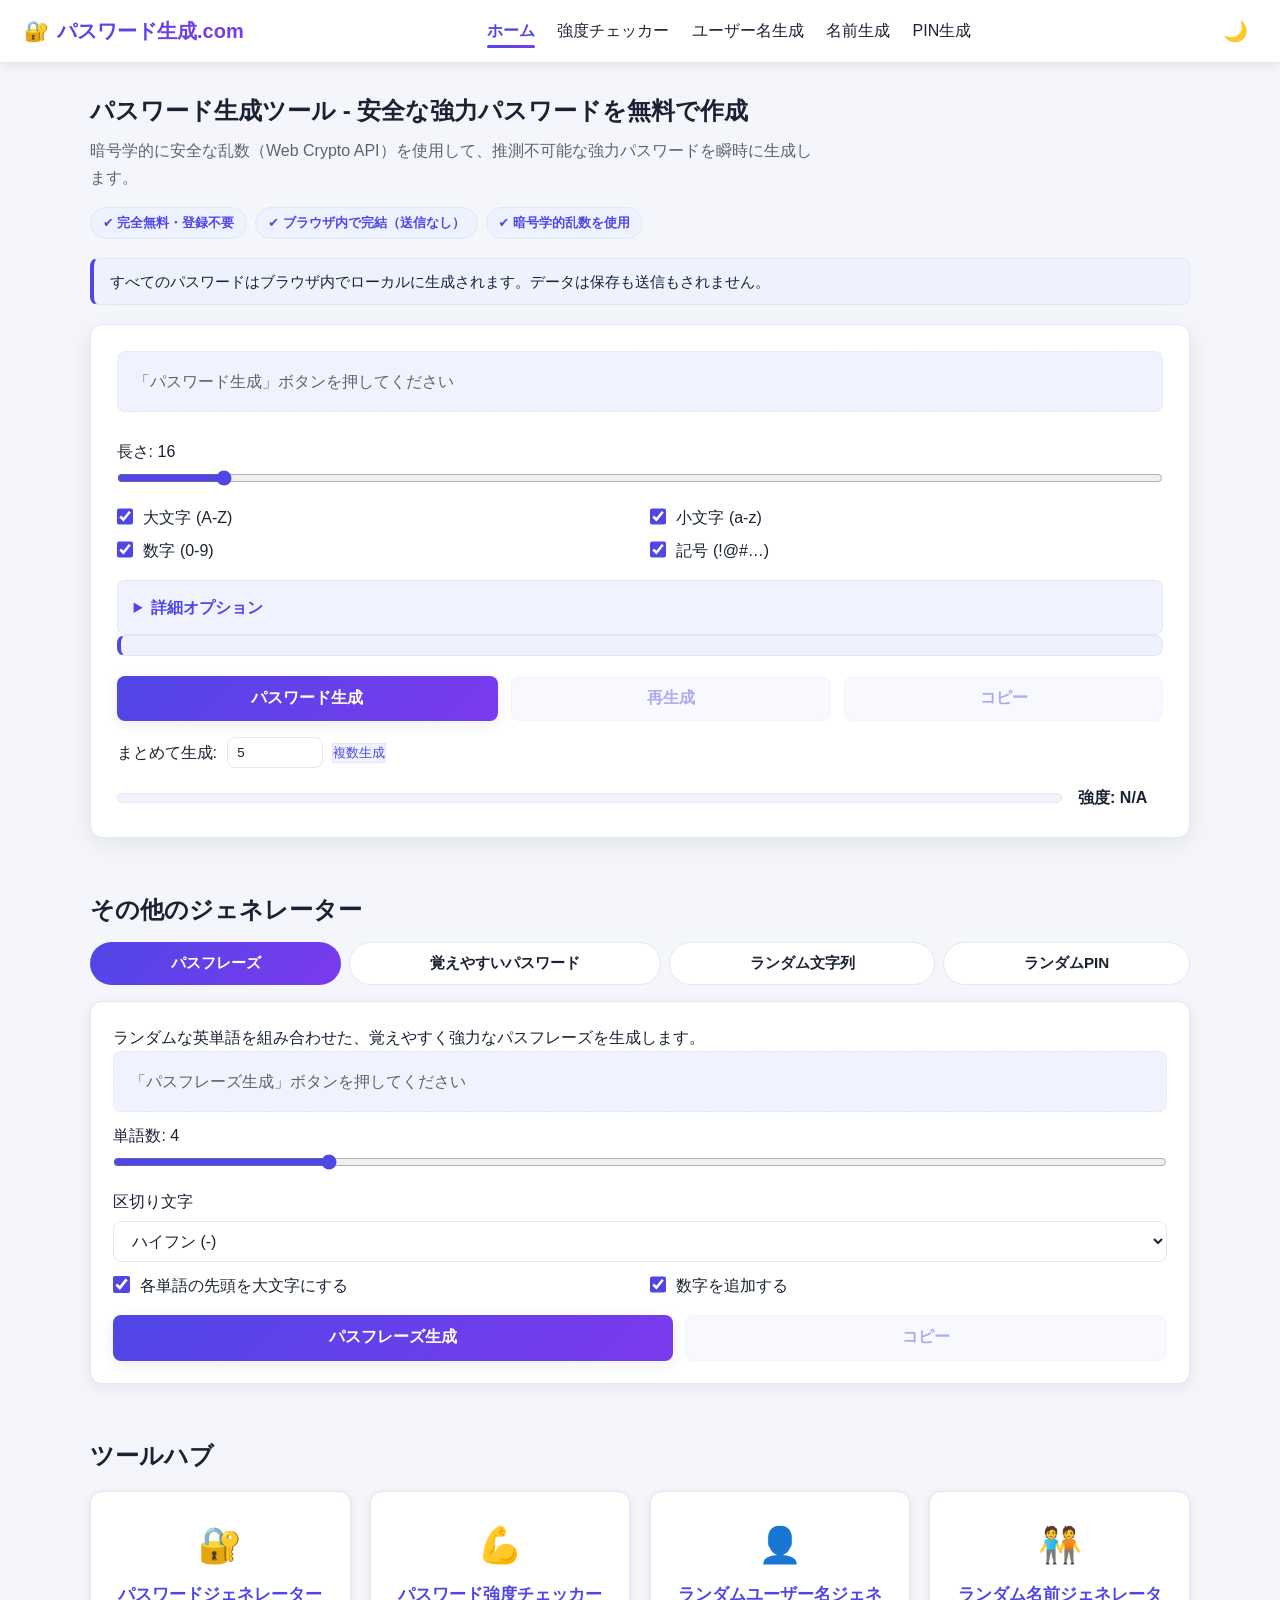
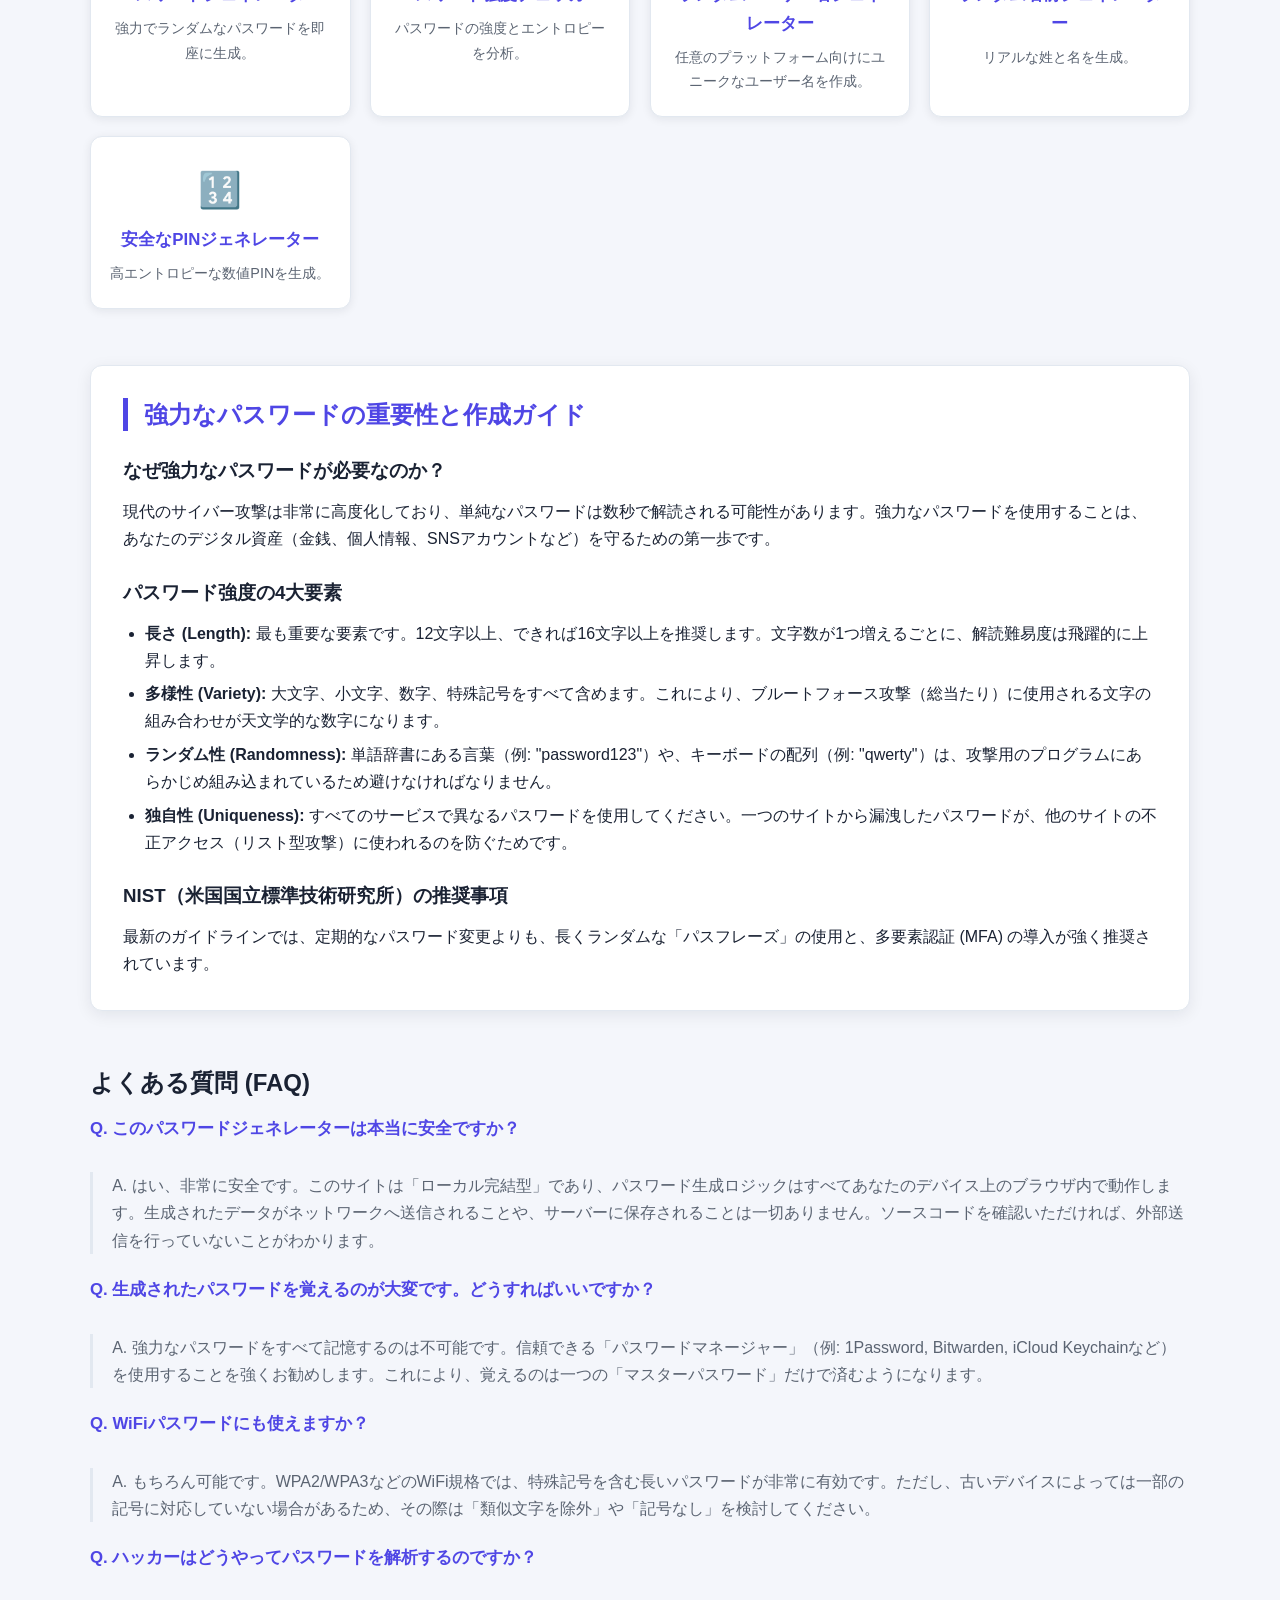
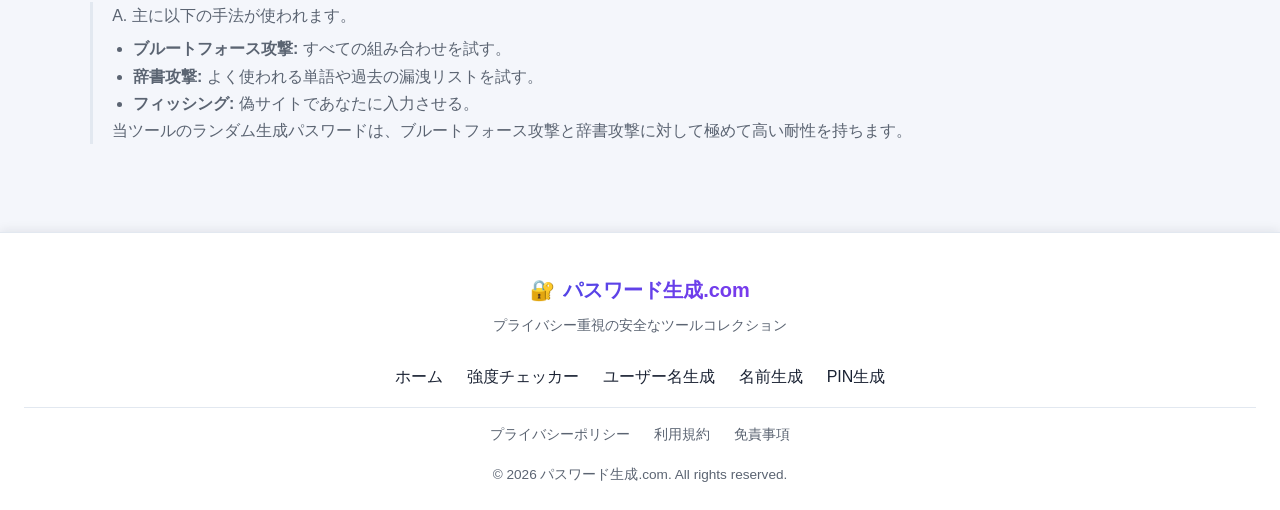
<file: index.html>
<!DOCTYPE html>
<html lang="ja">

<head>
    <meta charset="UTF-8" />
    <meta name="viewport" content="width=device-width, initial-scale=1.0" />
    <title>パスワード生成 - 無料で安全な強力パスワード作成ツール | パスワード生成.com</title>
    <meta name="description"
        content="強力で安全なランダムパスワードを無料で即座に生成。すべてブラウザ内で処理され、データの保存・送信は一切ありません。長さ・記号・除外オプション、強度メーター、エントロピー表示、パスフレーズ生成にも対応。" />
    <link rel="canonical" href="https://xn--zck6aw5jtct103b141a.com/" />
    <link rel="icon" href="/favicon.svg" type="image/svg+xml" />
    <link rel="apple-touch-icon" href="/assets/apple-touch-icon.png" />
    <meta name="theme-color" content="#4f46e5" />
    <script>
        (function () { try { var t = localStorage.getItem('theme'); if (t !== 'dark' && t !== 'light') { t = window.matchMedia && window.matchMedia('(prefers-color-scheme: dark)').matches ? 'dark' : 'light'; } document.documentElement.setAttribute('data-theme', t); } catch (e) { } })();
    </script>
    <!-- Open Graph -->
    <meta property="og:site_name" content="パスワード生成.com" />
    <meta property="og:title" content="パスワード生成 - 無料で安全な強力パスワード作成ツール" />
    <meta property="og:description" content="強力で安全なランダムパスワードをブラウザ内で即座に生成。データの保存・送信は一切ありません。" />
    <meta property="og:type" content="website" />
    <meta property="og:url" content="https://xn--zck6aw5jtct103b141a.com/" />
    <meta property="og:image" content="https://xn--zck6aw5jtct103b141a.com/assets/og-image.png" />
    <meta property="og:locale" content="ja_JP" />
    <!-- Twitter Card -->
    <meta name="twitter:card" content="summary_large_image" />
    <meta name="twitter:title" content="パスワード生成 - 無料で安全な強力パスワード作成ツール" />
    <meta name="twitter:description" content="強力で安全なランダムパスワードをブラウザ内で即座に生成。データの保存・送信は一切ありません。" />
    <meta name="twitter:image" content="https://xn--zck6aw5jtct103b141a.com/assets/og-image.png" />
    <link rel="stylesheet" href="css/style.css" />
    <script src="js/site.js" defer></script>
    <script src="js/password-generator.js" defer></script>
    <script src="js/extra-generators.js" defer></script>
</head>

<body>
    <header class="top-nav">
        <a href="index.html" class="site-brand">
            <span aria-hidden="true">🔐</span><span class="brand-text">パスワード生成.com</span>
        </a>
        <nav class="nav-container" id="site-menu" aria-label="メインナビゲーション">
            <ul>
                <li><a href="index.html" class="nav-link active" aria-current="page">ホーム</a></li>
                <li><a href="tools/password-strength-checker.html" class="nav-link">強度チェッカー</a></li>
                <li><a href="tools/random-username-generator.html" class="nav-link">ユーザー名生成</a></li>
                <li><a href="tools/random-name-generator.html" class="nav-link">名前生成</a></li>
                <li><a href="tools/secure-pin-generator.html" class="nav-link">PIN生成</a></li>
            </ul>
        </nav>
        <div class="nav-actions">
            <button id="theme-toggle" aria-label="ダークモードに切り替え" class="theme-toggle">🌙</button>
            <button id="nav-toggle" class="nav-toggle" aria-expanded="false" aria-controls="site-menu"
                aria-label="メニューを開閉">☰</button>
        </div>
    </header>

    <main>
        <!-- パスワードジェネレーターセクション -->
        <section id="password-generator" class="section">
            <h1>パスワード生成ツール - 安全な強力パスワードを無料で作成</h1>
            <p class="hero-lead">暗号学的に安全な乱数（Web Crypto API）を使用して、推測不可能な強力パスワードを瞬時に生成します。</p>
            <ul class="badges">
                <li>✔ 完全無料・登録不要</li>
                <li>✔ ブラウザ内で完結（送信なし）</li>
                <li>✔ 暗号学的乱数を使用</li>
            </ul>
            <p class="notice">すべてのパスワードはブラウザ内でローカルに生成されます。データは保存も送信もされません。</p>
            <div class="generator-container">
                <div class="output-box placeholder" aria-live="polite" id="password-output" tabindex="0">
                    「パスワード生成」ボタンを押してください</div>
                <div class="controls">
                    <label for="length">長さ: <span id="length-value">16</span></label>
                    <input type="range" id="length" min="4" max="128" value="16" />
                    <div class="checkboxes">
                        <label><input type="checkbox" id="uppercase" checked /> 大文字 (A-Z)</label>
                        <label><input type="checkbox" id="lowercase" checked /> 小文字 (a-z)</label>
                        <label><input type="checkbox" id="numbers" checked /> 数字 (0-9)</label>
                        <label><input type="checkbox" id="symbols" checked /> 記号 (!@#…)</label>
                    </div>
                    <details class="advanced-options">
                        <summary>詳細オプション</summary>
                        <label><input type="checkbox" id="exclude-similar" /> 類似文字を除外 (I, l, 1, O, 0 など)</label>
                        <label><input type="checkbox" id="exclude-ambiguous" /> 曖昧な記号を除外 ({ } [ ] / \ など)</label>
                        <label><input type="checkbox" id="no-repeats" /> 文字の繰り返しを避ける</label>
                        <label><input type="checkbox" id="no-sequences" /> 連続文字を避ける (abc, 123 など)</label>
                        <label for="prefix">プレフィックス: <input type="text" id="prefix" placeholder="例: MyApp-" /></label>
                        <label for="suffix">サフィックス: <input type="text" id="suffix" placeholder="例: -2026" /></label>
                    </details>
                    <p id="generator-note" class="notice" hidden></p>
                    <div class="action-buttons">
                        <button id="generate-btn" class="primary">パスワード生成</button>
                        <button id="regenerate-btn" class="secondary" disabled>再生成</button>
                        <button id="copy-btn" class="secondary" disabled>コピー</button>
                    </div>
                    <div class="inline-field" style="margin-top:1rem;">
                        <label for="multiple-count">まとめて生成:</label>
                        <input type="number" id="multiple-count" min="2" max="50" value="5" />
                        <button id="multiple-btn" class="secondary">複数生成</button>
                    </div>
                    <ul class="multi-output" id="multi-output" aria-live="polite"></ul>
                    <div class="strength-meter">
                        <div class="strength-bar" role="meter" aria-label="パスワード強度" aria-valuemin="0" aria-valuemax="100"
                            aria-valuenow="0" id="strength-bar">
                            <span class="strength-fill" id="strength-fill"></span>
                        </div>
                        <span id="strength-label">強度: N/A</span>
                        <span id="entropy-value"></span>
                    </div>
                </div>
            </div>
        </section>

        <!-- 追加ジェネレータータブ -->
        <section class="section" id="additional-generators">
            <h2>その他のジェネレーター</h2>
            <div class="tabs" role="tablist" aria-label="追加のジェネレーター">
                <button class="tab-link active" id="tab-passphrase" role="tab" aria-selected="true"
                    aria-controls="passphrase" data-tab="passphrase">パスフレーズ</button>
                <button class="tab-link" id="tab-memorable" role="tab" aria-selected="false" aria-controls="memorable"
                    data-tab="memorable">覚えやすいパスワード</button>
                <button class="tab-link" id="tab-random-string" role="tab" aria-selected="false"
                    aria-controls="random-string" data-tab="random-string">ランダム文字列</button>
                <button class="tab-link" id="tab-pin" role="tab" aria-selected="false" aria-controls="pin"
                    data-tab="pin">ランダムPIN</button>
            </div>

            <div class="tab-content" id="passphrase" role="tabpanel" aria-labelledby="tab-passphrase">
                <p>ランダムな英単語を組み合わせた、覚えやすく強力なパスフレーズを生成します。</p>
                <div class="output-box placeholder" id="passphrase-output" aria-live="polite">「パスフレーズ生成」ボタンを押してください</div>
                <div class="controls">
                    <label for="passphrase-words">単語数: <span id="passphrase-words-val">4</span></label>
                    <input type="range" id="passphrase-words" min="3" max="8" value="4" />
                    <label for="passphrase-separator">区切り文字</label>
                    <select id="passphrase-separator">
                        <option value="-">ハイフン (-)</option>
                        <option value="_">アンダースコア (_)</option>
                        <option value=".">ドット (.)</option>
                        <option value=" ">スペース</option>
                    </select>
                    <div class="checkboxes">
                        <label><input type="checkbox" id="passphrase-capitalize" checked /> 各単語の先頭を大文字にする</label>
                        <label><input type="checkbox" id="passphrase-number" checked /> 数字を追加する</label>
                    </div>
                    <div class="action-buttons">
                        <button id="passphrase-generate" class="primary">パスフレーズ生成</button>
                        <button id="passphrase-copy" class="secondary" disabled>コピー</button>
                    </div>
                </div>
            </div>

            <div class="tab-content" id="memorable" role="tabpanel" aria-labelledby="tab-memorable" hidden>
                <p>発音しやすい音節を組み合わせた、記憶しやすいパスワードを生成します。</p>
                <div class="output-box placeholder" id="memorable-output" aria-live="polite">「生成」ボタンを押してください</div>
                <div class="controls">
                    <label for="memorable-syllables">音節数: <span id="memorable-syllables-val">4</span></label>
                    <input type="range" id="memorable-syllables" min="3" max="7" value="4" />
                    <div class="checkboxes">
                        <label><input type="checkbox" id="memorable-digits" checked /> 末尾に数字を追加する</label>
                        <label><input type="checkbox" id="memorable-capitalize" checked /> 先頭を大文字にする</label>
                    </div>
                    <div class="action-buttons">
                        <button id="memorable-generate" class="primary">生成</button>
                        <button id="memorable-copy" class="secondary" disabled>コピー</button>
                    </div>
                </div>
            </div>

            <div class="tab-content" id="random-string" role="tabpanel" aria-labelledby="tab-random-string" hidden>
                <p>API キーやトークンにも使える、ランダムな文字列を生成します。</p>
                <div class="output-box placeholder" id="random-string-output" aria-live="polite">「生成」ボタンを押してください</div>
                <div class="controls">
                    <label for="random-string-length">長さ: <span id="random-string-length-val">24</span></label>
                    <input type="range" id="random-string-length" min="8" max="64" value="24" />
                    <label for="random-string-type">文字の種類</label>
                    <select id="random-string-type">
                        <option value="alnum">英数字 (a-z, A-Z, 0-9)</option>
                        <option value="hex">16進数 (0-9, a-f)</option>
                        <option value="base64url">URL セーフ (英数字 + - _)</option>
                    </select>
                    <div class="action-buttons">
                        <button id="random-string-generate" class="primary">生成</button>
                        <button id="random-string-copy" class="secondary" disabled>コピー</button>
                    </div>
                </div>
            </div>

            <div class="tab-content" id="pin" role="tabpanel" aria-labelledby="tab-pin" hidden>
                <p>暗号学的に安全な乱数で数値 PIN を生成します。より詳しい設定は<a href="tools/secure-pin-generator.html">PIN生成ツール</a>へ。</p>
                <div class="output-box placeholder" id="pin-tab-output" aria-live="polite">「PIN生成」ボタンを押してください</div>
                <div class="controls">
                    <label for="pin-tab-length">PINの長さ: <span id="pin-tab-length-val">6</span></label>
                    <input type="range" id="pin-tab-length" min="4" max="12" value="6" />
                    <div class="action-buttons">
                        <button id="pin-tab-generate" class="primary">PIN生成</button>
                        <button id="pin-tab-copy" class="secondary" disabled>コピー</button>
                    </div>
                </div>
            </div>
        </section>

        <!-- ツールハブグリッド -->
        <section class="section" id="tools-hub">
            <h2>ツールハブ</h2>
            <div class="grid">
                <a href="#password-generator" class="card">
                    <div class="icon" aria-hidden="true">🔐</div>
                    <h3>パスワードジェネレーター</h3>
                    <p>強力でランダムなパスワードを即座に生成。</p>
                </a>
                <a href="tools/password-strength-checker.html" class="card">
                    <div class="icon" aria-hidden="true">💪</div>
                    <h3>パスワード強度チェッカー</h3>
                    <p>パスワードの強度とエントロピーを分析。</p>
                </a>
                <a href="tools/random-username-generator.html" class="card">
                    <div class="icon" aria-hidden="true">👤</div>
                    <h3>ランダムユーザー名ジェネレーター</h3>
                    <p>任意のプラットフォーム向けにユニークなユーザー名を作成。</p>
                </a>
                <a href="tools/random-name-generator.html" class="card">
                    <div class="icon" aria-hidden="true">🧑‍🤝‍🧑</div>
                    <h3>ランダム名前ジェネレーター</h3>
                    <p>リアルな姓と名を生成。</p>
                </a>
                <a href="tools/secure-pin-generator.html" class="card">
                    <div class="icon" aria-hidden="true">🔢</div>
                    <h3>安全なPINジェネレーター</h3>
                    <p>高エントロピーな数値PINを生成。</p>
                </a>
            </div>
        </section>

        <!-- 詳細教育コンテンツ -->
        <section class="section content-detail" id="education">
            <h2>強力なパスワードの重要性と作成ガイド</h2>
            <div class="detail-text">
                <h3>なぜ強力なパスワードが必要なのか？</h3>
                <p>現代のサイバー攻撃は非常に高度化しており、単純なパスワードは数秒で解読される可能性があります。強力なパスワードを使用することは、あなたのデジタル資産（金銭、個人情報、SNSアカウントなど）を守るための第一歩です。</p>

                <h3>パスワード強度の4大要素</h3>
                <ul>
                    <li><strong>長さ (Length):</strong> 最も重要な要素です。12文字以上、できれば16文字以上を推奨します。文字数が1つ増えるごとに、解読難易度は飛躍的に上昇します。</li>
                    <li><strong>多様性 (Variety):</strong> 大文字、小文字、数字、特殊記号をすべて含めます。これにより、ブルートフォース攻撃（総当たり）に使用される文字の組み合わせが天文学的な数字になります。</li>
                    <li><strong>ランダム性 (Randomness):</strong> 単語辞書にある言葉（例: "password123"）や、キーボードの配列（例: "qwerty"）は、攻撃用のプログラムにあらかじめ組み込まれているため避けなければなりません。</li>
                    <li><strong>独自性 (Uniqueness):</strong> すべてのサービスで異なるパスワードを使用してください。一つのサイトから漏洩したパスワードが、他のサイトの不正アクセス（リスト型攻撃）に使われるのを防ぐためです。</li>
                </ul>

                <h3>NIST（米国国立標準技術研究所）の推奨事項</h3>
                <p>最新のガイドラインでは、定期的なパスワード変更よりも、長くランダムな「パスフレーズ」の使用と、多要素認証 (MFA) の導入が強く推奨されています。</p>
            </div>
        </section>

        <!-- FAQ セクション -->
        <section class="section faq-section" id="faq">
            <h2>よくある質問 (FAQ)</h2>
            <dl>
                <dt>Q. このパスワードジェネレーターは本当に安全ですか？</dt>
                <dd>A. はい、非常に安全です。このサイトは「ローカル完結型」であり、パスワード生成ロジックはすべてあなたのデバイス上のブラウザ内で動作します。生成されたデータがネットワークへ送信されることや、サーバーに保存されることは一切ありません。ソースコードを確認いただければ、外部送信を行っていないことがわかります。</dd>

                <dt>Q. 生成されたパスワードを覚えるのが大変です。どうすればいいですか？</dt>
                <dd>A. 強力なパスワードをすべて記憶するのは不可能です。信頼できる「パスワードマネージャー」（例: 1Password, Bitwarden, iCloud Keychainなど）を使用することを強くお勧めします。これにより、覚えるのは一つの「マスターパスワード」だけで済むようになります。</dd>

                <dt>Q. WiFiパスワードにも使えますか？</dt>
                <dd>A. もちろん可能です。WPA2/WPA3などのWiFi規格では、特殊記号を含む長いパスワードが非常に有効です。ただし、古いデバイスによっては一部の記号に対応していない場合があるため、その際は「類似文字を除外」や「記号なし」を検討してください。</dd>

                <dt>Q. ハッカーはどうやってパスワードを解析するのですか？</dt>
                <dd>A. 主に以下の手法が使われます。
                    <ul>
                        <li><strong>ブルートフォース攻撃:</strong> すべての組み合わせを試す。</li>
                        <li><strong>辞書攻撃:</strong> よく使われる単語や過去の漏洩リストを試す。</li>
                        <li><strong>フィッシング:</strong> 偽サイトであなたに入力させる。</li>
                    </ul>
                    当ツールのランダム生成パスワードは、ブルートフォース攻撃と辞書攻撃に対して極めて高い耐性を持ちます。</dd>
            </dl>
        </section>
    </main>

    <footer class="bottom-nav">
        <div class="footer-brand">
            <a href="index.html" class="site-brand"><span aria-hidden="true">🔐</span><span
                    class="brand-text">パスワード生成.com</span></a>
            <p>プライバシー重視の安全なツールコレクション</p>
        </div>
        <nav class="tool-links" aria-label="ツール一覧">
            <ul>
                <li><a href="index.html" class="nav-link">ホーム</a></li>
                <li><a href="tools/password-strength-checker.html" class="nav-link">強度チェッカー</a></li>
                <li><a href="tools/random-username-generator.html" class="nav-link">ユーザー名生成</a></li>
                <li><a href="tools/random-name-generator.html" class="nav-link">名前生成</a></li>
                <li><a href="tools/secure-pin-generator.html" class="nav-link">PIN生成</a></li>
            </ul>
        </nav>
        <nav class="legal-nav" aria-label="規約・ポリシー">
            <ul>
                <li><a href="legal/privacy-policy.html" class="nav-link">プライバシーポリシー</a></li>
                <li><a href="legal/terms-of-service.html" class="nav-link">利用規約</a></li>
                <li><a href="legal/disclaimer.html" class="nav-link">免責事項</a></li>
            </ul>
        </nav>
        <p class="copyright">&copy; 2026 パスワード生成.com. All rights reserved.</p>
    </footer>

    <!-- JSON-LD 構造化データ -->
    <script type="application/ld+json">
  {
    "@context": "https://schema.org",
    "@type": "WebSite",
    "name": "パスワード生成.com",
    "url": "https://xn--zck6aw5jtct103b141a.com/",
    "inLanguage": "ja"
  }
  </script>
    <script type="application/ld+json">
  {
    "@context": "https://schema.org",
    "@type": "SoftwareApplication",
    "name": "パスワード生成.com パスワードジェネレーター",
    "url": "https://xn--zck6aw5jtct103b141a.com/",
    "description": "強力で安全なランダムパスワードをブラウザ内で即座に生成する無料ツール。データの保存・送信は一切ありません。",
    "applicationCategory": "SecurityApplication",
    "operatingSystem": "All",
    "inLanguage": "ja",
    "offers": { "@type": "Offer", "price": "0", "priceCurrency": "JPY" }
  }
  </script>
    <script type="application/ld+json">
  {
    "@context": "https://schema.org",
    "@type": "FAQPage",
    "mainEntity": [
      {
        "@type": "Question",
        "name": "このパスワードジェネレーターは本当に安全ですか？",
        "acceptedAnswer": {
          "@type": "Answer",
          "text": "はい、非常に安全です。このサイトは「ローカル完結型」であり、パスワード生成ロジックはすべてあなたのデバイス上のブラウザ内で動作します。生成されたデータがネットワークへ送信されることや、サーバーに保存されることは一切ありません。ソースコードを確認いただければ、外部送信を行っていないことがわかります。"
        }
      },
      {
        "@type": "Question",
        "name": "生成されたパスワードを覚えるのが大変です。どうすればいいですか？",
        "acceptedAnswer": {
          "@type": "Answer",
          "text": "強力なパスワードをすべて記憶するのは不可能です。信頼できる「パスワードマネージャー」（例: 1Password, Bitwarden, iCloud Keychainなど）を使用することを強くお勧めします。これにより、覚えるのは一つの「マスターパスワード」だけで済むようになります。"
        }
      },
      {
        "@type": "Question",
        "name": "WiFiパスワードにも使えますか？",
        "acceptedAnswer": {
          "@type": "Answer",
          "text": "もちろん可能です。WPA2/WPA3などのWiFi規格では、特殊記号を含む長いパスワードが非常に有効です。ただし、古いデバイスによっては一部の記号に対応していない場合があるため、その際は「類似文字を除外」や「記号なし」を検討してください。"
        }
      },
      {
        "@type": "Question",
        "name": "ハッカーはどうやってパスワードを解析するのですか？",
        "acceptedAnswer": {
          "@type": "Answer",
          "text": "主に、すべての組み合わせを試す「ブルートフォース攻撃」、よく使われる単語や過去の漏洩リストを試す「辞書攻撃」、偽サイトで入力させる「フィッシング」が使われます。当ツールのランダム生成パスワードは、ブルートフォース攻撃と辞書攻撃に対して極めて高い耐性を持ちます。"
        }
      }
    ]
  }
  </script>
</body>

</html>
</file>
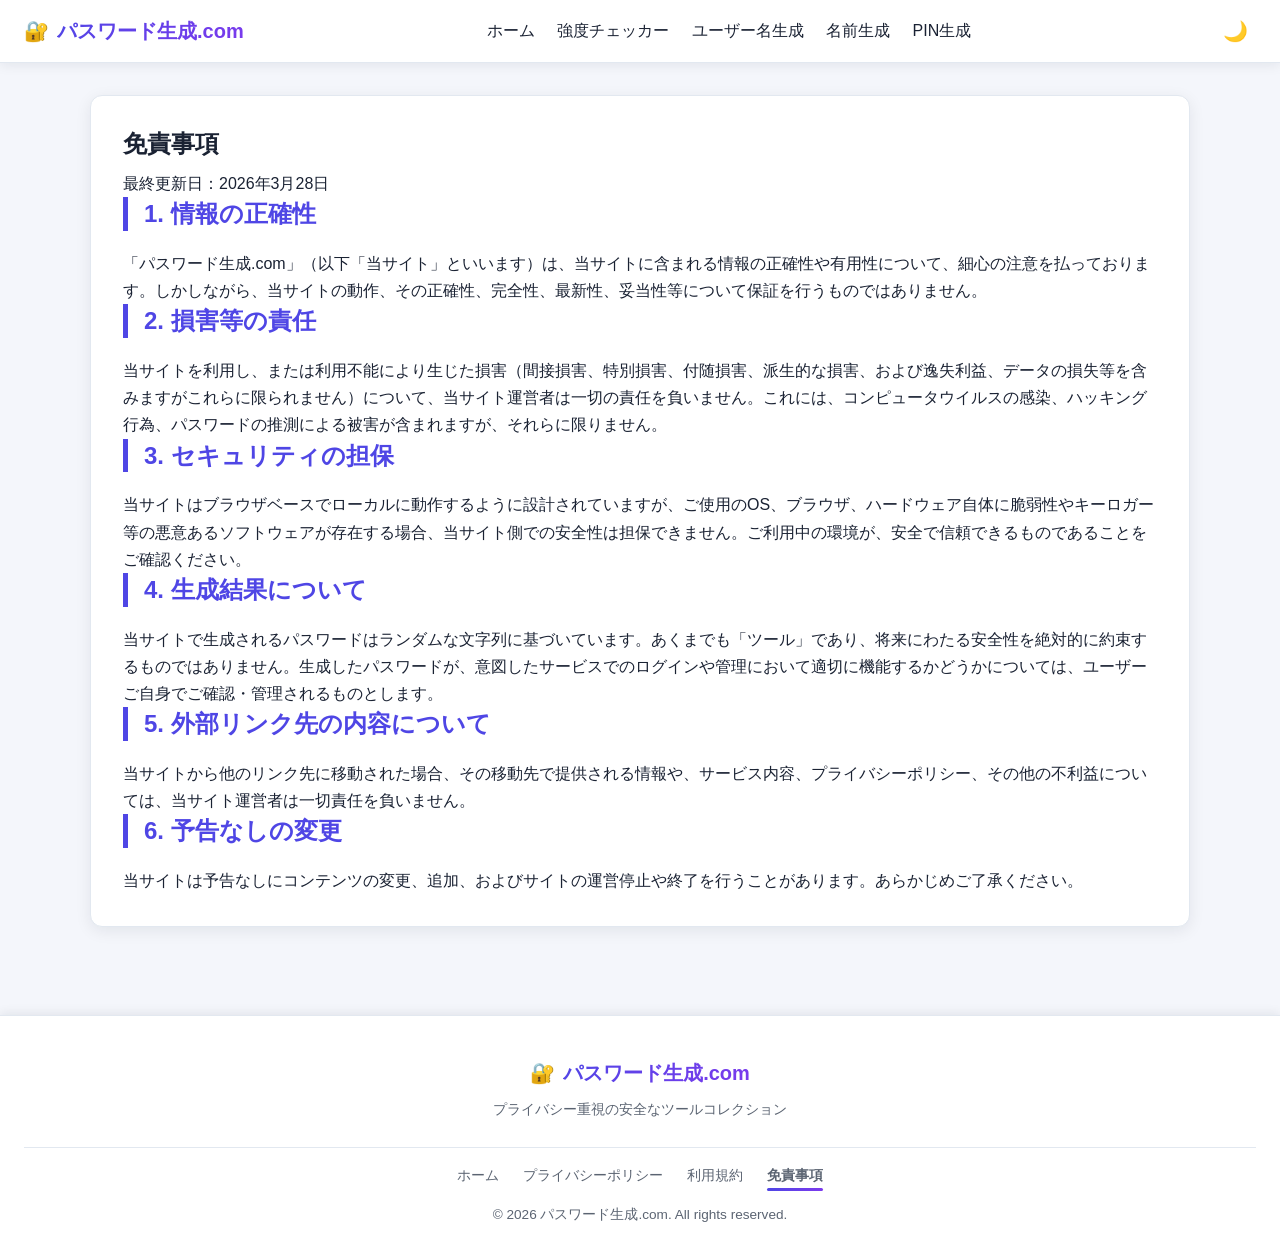
<file: legal/disclaimer.html>
<!DOCTYPE html>
<html lang="ja">

<head>
    <meta charset="UTF-8" />
    <meta name="viewport" content="width=device-width, initial-scale=1.0" />
    <title>免責事項 | パスワード生成.com</title>
    <meta name="description" content="パスワード生成.comの免責事項です。情報提供の範囲、保証、損害賠償、その他の制限について記載しています。" />
    <link rel="canonical" href="https://xn--zck6aw5jtct103b141a.com/legal/disclaimer.html" />
    <link rel="icon" href="/favicon.svg" type="image/svg+xml" />
    <link rel="apple-touch-icon" href="/assets/apple-touch-icon.png" />
    <meta name="theme-color" content="#4f46e5" />
    <script>
        (function () { try { var t = localStorage.getItem('theme'); if (t !== 'dark' && t !== 'light') { t = window.matchMedia && window.matchMedia('(prefers-color-scheme: dark)').matches ? 'dark' : 'light'; } document.documentElement.setAttribute('data-theme', t); } catch (e) { } })();
    </script>
    <meta property="og:site_name" content="パスワード生成.com" />
    <meta property="og:title" content="免責事項 | パスワード生成.com" />
    <meta property="og:description" content="パスワード生成.comの免責事項です。" />
    <meta property="og:type" content="website" />
    <meta property="og:url" content="https://xn--zck6aw5jtct103b141a.com/legal/disclaimer.html" />
    <meta property="og:image" content="https://xn--zck6aw5jtct103b141a.com/assets/og-image.png" />
    <meta property="og:locale" content="ja_JP" />
    <link rel="stylesheet" href="../css/style.css" />
    <script src="../js/site.js" defer></script>
</head>

<body>
    <header class="top-nav">
        <a href="../index.html" class="site-brand">
            <span aria-hidden="true">🔐</span><span class="brand-text">パスワード生成.com</span>
        </a>
        <nav class="nav-container" id="site-menu" aria-label="メインナビゲーション">
            <ul>
                <li><a href="../index.html" class="nav-link">ホーム</a></li>
                <li><a href="../tools/password-strength-checker.html" class="nav-link">強度チェッカー</a></li>
                <li><a href="../tools/random-username-generator.html" class="nav-link">ユーザー名生成</a></li>
                <li><a href="../tools/random-name-generator.html" class="nav-link">名前生成</a></li>
                <li><a href="../tools/secure-pin-generator.html" class="nav-link">PIN生成</a></li>
            </ul>
        </nav>
        <div class="nav-actions">
            <button id="theme-toggle" aria-label="ダークモードに切り替え" class="theme-toggle">🌙</button>
            <button id="nav-toggle" class="nav-toggle" aria-expanded="false" aria-controls="site-menu"
                aria-label="メニューを開閉">☰</button>
        </div>
    </header>

    <main>
        <section class="section content-detail">
            <h1>免責事項</h1>
            <p>最終更新日：2026年3月28日</p>

            <div class="detail-text">
                <h2>1. 情報の正確性</h2>
                <p>「パスワード生成.com」（以下「当サイト」といいます）は、当サイトに含まれる情報の正確性や有用性について、細心の注意を払っております。しかしながら、当サイトの動作、その正確性、完全性、最新性、妥当性等について保証を行うものではありません。</p>

                <h2>2. 損害等の責任</h2>
                <p>当サイトを利用し、または利用不能により生じた損害（間接損害、特別損害、付随損害、派生的な損害、および逸失利益、データの損失等を含みますがこれらに限られません）について、当サイト運営者は一切の責任を負いません。これには、コンピュータウイルスの感染、ハッキング行為、パスワードの推測による被害が含まれますが、それらに限りません。</p>

                <h2>3. セキュリティの担保</h2>
                <p>当サイトはブラウザベースでローカルに動作するように設計されていますが、ご使用のOS、ブラウザ、ハードウェア自体に脆弱性やキーロガー等の悪意あるソフトウェアが存在する場合、当サイト側での安全性は担保できません。ご利用中の環境が、安全で信頼できるものであることをご確認ください。</p>

                <h2>4. 生成結果について</h2>
                <p>当サイトで生成されるパスワードはランダムな文字列に基づいています。あくまでも「ツール」であり、将来にわたる安全性を絶対的に約束するものではありません。生成したパスワードが、意図したサービスでのログインや管理において適切に機能するかどうかについては、ユーザーご自身でご確認・管理されるものとします。</p>

                <h2>5. 外部リンク先の内容について</h2>
                <p>当サイトから他のリンク先に移動された場合、その移動先で提供される情報や、サービス内容、プライバシーポリシー、その他の不利益については、当サイト運営者は一切責任を負いません。</p>

                <h2>6. 予告なしの変更</h2>
                <p>当サイトは予告なしにコンテンツの変更、追加、およびサイトの運営停止や終了を行うことがあります。あらかじめご了承ください。</p>
            </div>
        </section>
    </main>

    <footer class="bottom-nav">
        <div class="footer-brand">
            <a href="../index.html" class="site-brand"><span aria-hidden="true">🔐</span><span
                    class="brand-text">パスワード生成.com</span></a>
            <p>プライバシー重視の安全なツールコレクション</p>
        </div>
        <nav class="legal-nav" aria-label="規約・ポリシー">
            <ul>
                <li><a href="../index.html" class="nav-link">ホーム</a></li>
                <li><a href="privacy-policy.html" class="nav-link">プライバシーポリシー</a></li>
                <li><a href="terms-of-service.html" class="nav-link">利用規約</a></li>
                <li><a href="disclaimer.html" class="nav-link active">免責事項</a></li>
            </ul>
        </nav>
        <p class="copyright">&copy; 2026 パスワード生成.com. All rights reserved.</p>
    </footer>
</body>

</html>
</file>
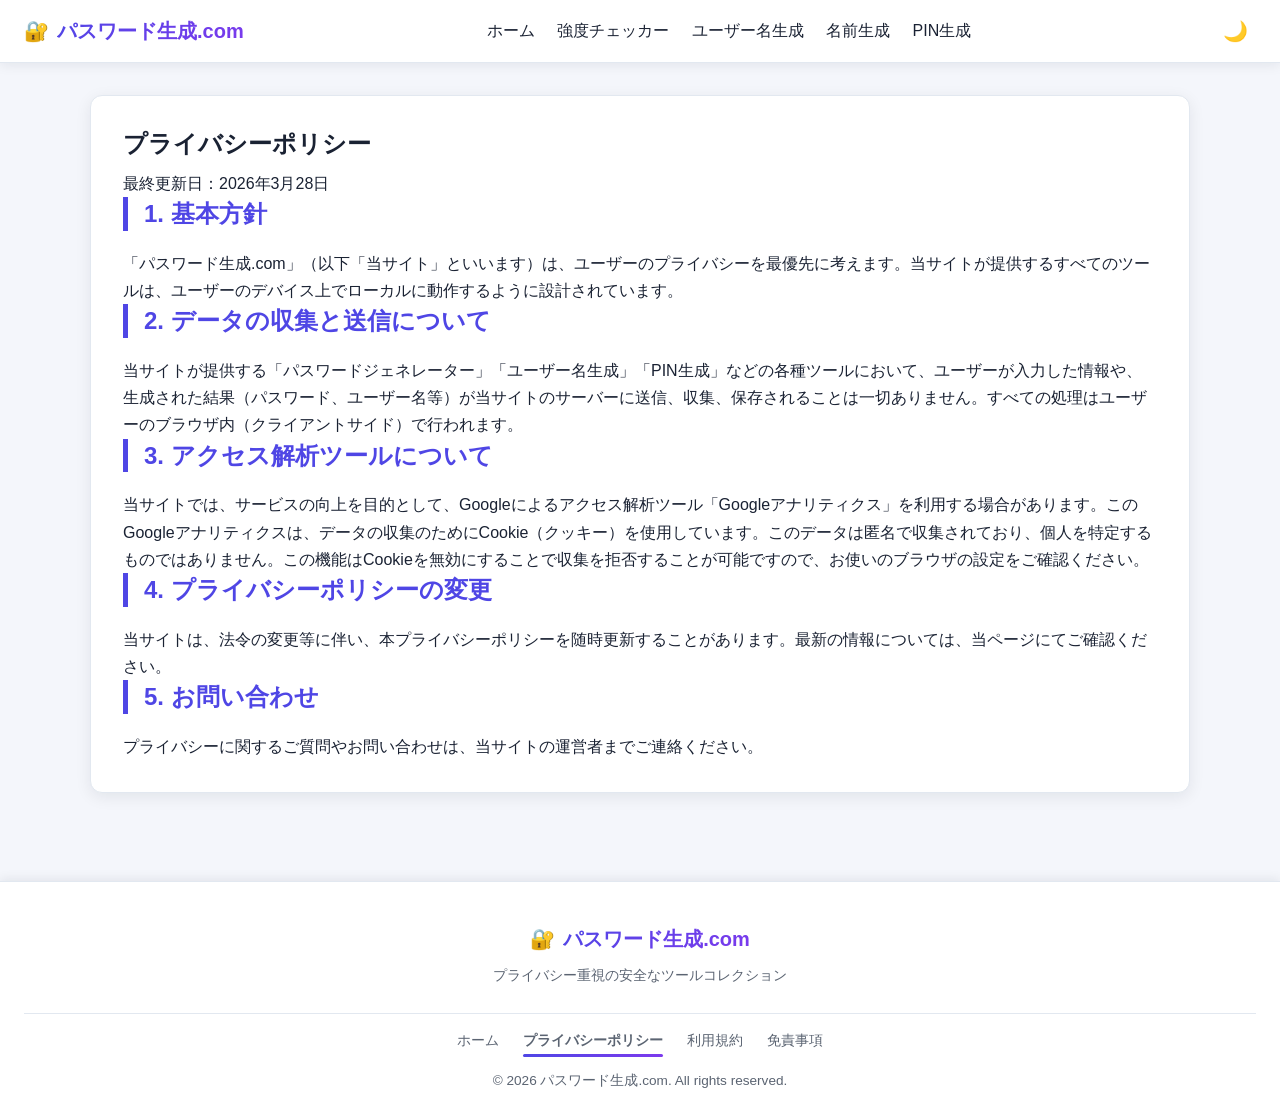
<file: legal/privacy-policy.html>
<!DOCTYPE html>
<html lang="ja">

<head>
    <meta charset="UTF-8" />
    <meta name="viewport" content="width=device-width, initial-scale=1.0" />
    <title>プライバシーポリシー | パスワード生成.com</title>
    <meta name="description" content="パスワード生成.comのプライバシーポリシー。ユーザーのデータ保護とプライバシーに関する情報を掲載しています。" />
    <link rel="canonical" href="https://xn--zck6aw5jtct103b141a.com/legal/privacy-policy.html" />
    <link rel="icon" href="/favicon.svg" type="image/svg+xml" />
    <link rel="apple-touch-icon" href="/assets/apple-touch-icon.png" />
    <meta name="theme-color" content="#4f46e5" />
    <script>
        (function () { try { var t = localStorage.getItem('theme'); if (t !== 'dark' && t !== 'light') { t = window.matchMedia && window.matchMedia('(prefers-color-scheme: dark)').matches ? 'dark' : 'light'; } document.documentElement.setAttribute('data-theme', t); } catch (e) { } })();
    </script>
    <meta property="og:site_name" content="パスワード生成.com" />
    <meta property="og:title" content="プライバシーポリシー | パスワード生成.com" />
    <meta property="og:description" content="パスワード生成.comのプライバシーポリシー。" />
    <meta property="og:type" content="website" />
    <meta property="og:url" content="https://xn--zck6aw5jtct103b141a.com/legal/privacy-policy.html" />
    <meta property="og:image" content="https://xn--zck6aw5jtct103b141a.com/assets/og-image.png" />
    <meta property="og:locale" content="ja_JP" />
    <link rel="stylesheet" href="../css/style.css" />
    <script src="../js/site.js" defer></script>
</head>

<body>
    <header class="top-nav">
        <a href="../index.html" class="site-brand">
            <span aria-hidden="true">🔐</span><span class="brand-text">パスワード生成.com</span>
        </a>
        <nav class="nav-container" id="site-menu" aria-label="メインナビゲーション">
            <ul>
                <li><a href="../index.html" class="nav-link">ホーム</a></li>
                <li><a href="../tools/password-strength-checker.html" class="nav-link">強度チェッカー</a></li>
                <li><a href="../tools/random-username-generator.html" class="nav-link">ユーザー名生成</a></li>
                <li><a href="../tools/random-name-generator.html" class="nav-link">名前生成</a></li>
                <li><a href="../tools/secure-pin-generator.html" class="nav-link">PIN生成</a></li>
            </ul>
        </nav>
        <div class="nav-actions">
            <button id="theme-toggle" aria-label="ダークモードに切り替え" class="theme-toggle">🌙</button>
            <button id="nav-toggle" class="nav-toggle" aria-expanded="false" aria-controls="site-menu"
                aria-label="メニューを開閉">☰</button>
        </div>
    </header>

    <main>
        <section class="section content-detail">
            <h1>プライバシーポリシー</h1>
            <p>最終更新日：2026年3月28日</p>

            <div class="detail-text">
                <h2>1. 基本方針</h2>
                <p>「パスワード生成.com」（以下「当サイト」といいます）は、ユーザーのプライバシーを最優先に考えます。当サイトが提供するすべてのツールは、ユーザーのデバイス上でローカルに動作するように設計されています。</p>

                <h2>2. データの収集と送信について</h2>
                <p>当サイトが提供する「パスワードジェネレーター」「ユーザー名生成」「PIN生成」などの各種ツールにおいて、ユーザーが入力した情報や、生成された結果（パスワード、ユーザー名等）が当サイトのサーバーに送信、収集、保存されることは一切ありません。すべての処理はユーザーのブラウザ内（クライアントサイド）で行われます。</p>

                <h2>3. アクセス解析ツールについて</h2>
                <p>当サイトでは、サービスの向上を目的として、Googleによるアクセス解析ツール「Googleアナリティクス」を利用する場合があります。このGoogleアナリティクスは、データの収集のためにCookie（クッキー）を使用しています。このデータは匿名で収集されており、個人を特定するものではありません。この機能はCookieを無効にすることで収集を拒否することが可能ですので、お使いのブラウザの設定をご確認ください。</p>

                <h2>4. プライバシーポリシーの変更</h2>
                <p>当サイトは、法令の変更等に伴い、本プライバシーポリシーを随時更新することがあります。最新の情報については、当ページにてご確認ください。</p>

                <h2>5. お問い合わせ</h2>
                <p>プライバシーに関するご質問やお問い合わせは、当サイトの運営者までご連絡ください。</p>
            </div>
        </section>
    </main>

    <footer class="bottom-nav">
        <div class="footer-brand">
            <a href="../index.html" class="site-brand"><span aria-hidden="true">🔐</span><span
                    class="brand-text">パスワード生成.com</span></a>
            <p>プライバシー重視の安全なツールコレクション</p>
        </div>
        <nav class="legal-nav" aria-label="規約・ポリシー">
            <ul>
                <li><a href="../index.html" class="nav-link">ホーム</a></li>
                <li><a href="privacy-policy.html" class="nav-link active">プライバシーポリシー</a></li>
                <li><a href="terms-of-service.html" class="nav-link">利用規約</a></li>
                <li><a href="disclaimer.html" class="nav-link">免責事項</a></li>
            </ul>
        </nav>
        <p class="copyright">&copy; 2026 パスワード生成.com. All rights reserved.</p>
    </footer>
</body>

</html>
</file>
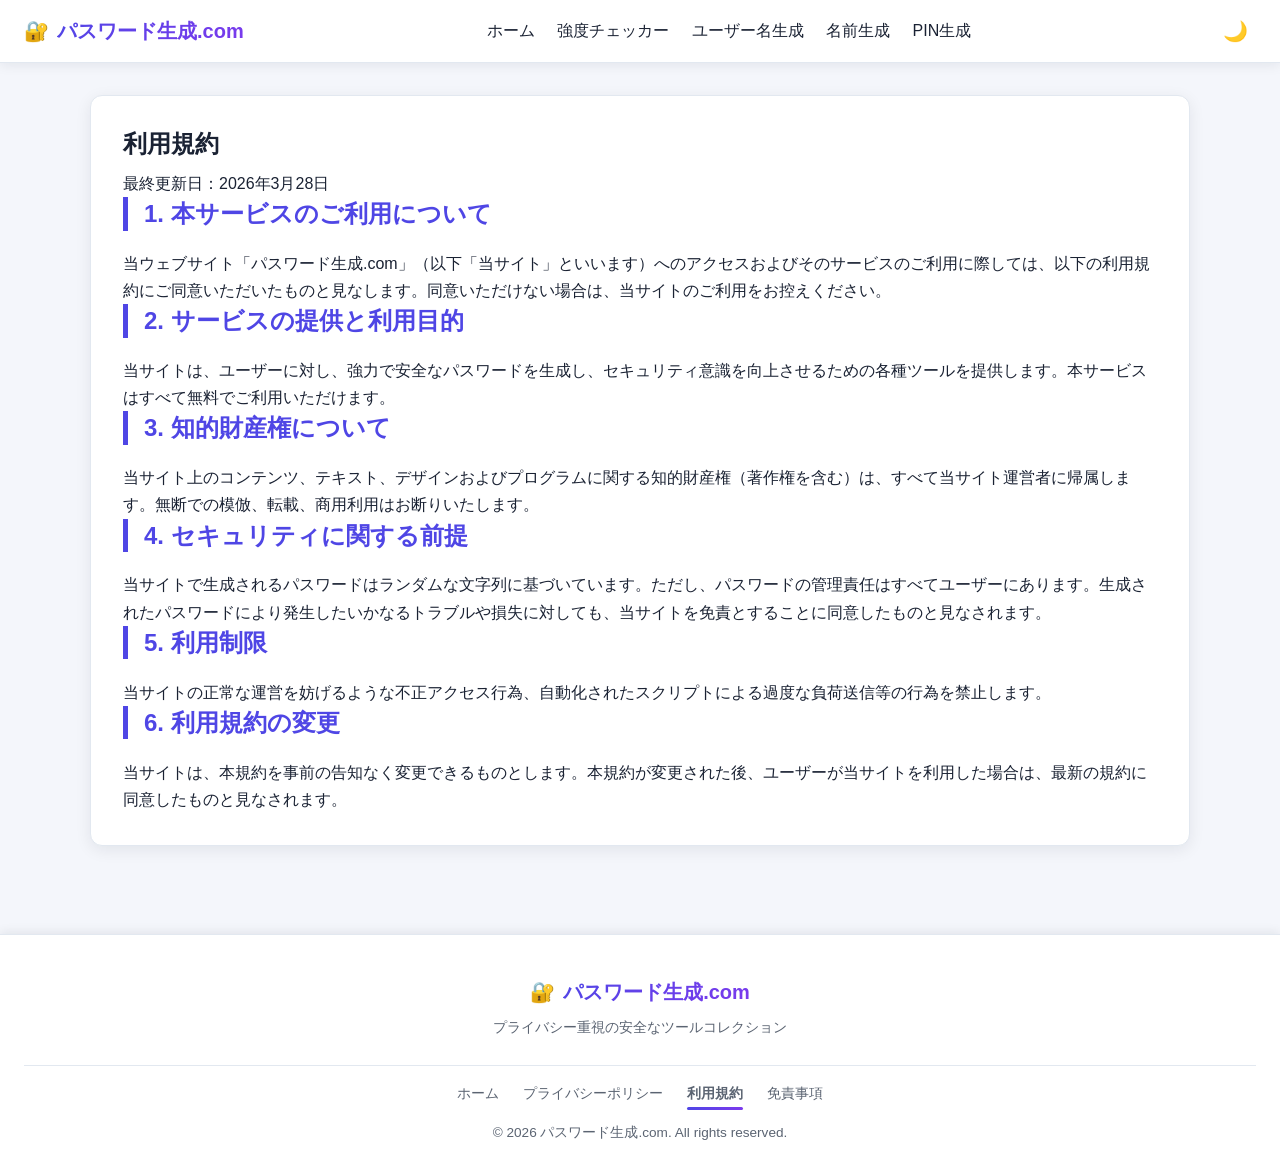
<file: legal/terms-of-service.html>
<!DOCTYPE html>
<html lang="ja">

<head>
    <meta charset="UTF-8" />
    <meta name="viewport" content="width=device-width, initial-scale=1.0" />
    <title>利用規約 | パスワード生成.com</title>
    <meta name="description" content="パスワード生成.comの利用規約です。当サイトのご利用にあたって必要な条件を記載しています。" />
    <link rel="canonical" href="https://xn--zck6aw5jtct103b141a.com/legal/terms-of-service.html" />
    <link rel="icon" href="/favicon.svg" type="image/svg+xml" />
    <link rel="apple-touch-icon" href="/assets/apple-touch-icon.png" />
    <meta name="theme-color" content="#4f46e5" />
    <script>
        (function () { try { var t = localStorage.getItem('theme'); if (t !== 'dark' && t !== 'light') { t = window.matchMedia && window.matchMedia('(prefers-color-scheme: dark)').matches ? 'dark' : 'light'; } document.documentElement.setAttribute('data-theme', t); } catch (e) { } })();
    </script>
    <meta property="og:site_name" content="パスワード生成.com" />
    <meta property="og:title" content="利用規約 | パスワード生成.com" />
    <meta property="og:description" content="パスワード生成.comの利用規約です。" />
    <meta property="og:type" content="website" />
    <meta property="og:url" content="https://xn--zck6aw5jtct103b141a.com/legal/terms-of-service.html" />
    <meta property="og:image" content="https://xn--zck6aw5jtct103b141a.com/assets/og-image.png" />
    <meta property="og:locale" content="ja_JP" />
    <link rel="stylesheet" href="../css/style.css" />
    <script src="../js/site.js" defer></script>
</head>

<body>
    <header class="top-nav">
        <a href="../index.html" class="site-brand">
            <span aria-hidden="true">🔐</span><span class="brand-text">パスワード生成.com</span>
        </a>
        <nav class="nav-container" id="site-menu" aria-label="メインナビゲーション">
            <ul>
                <li><a href="../index.html" class="nav-link">ホーム</a></li>
                <li><a href="../tools/password-strength-checker.html" class="nav-link">強度チェッカー</a></li>
                <li><a href="../tools/random-username-generator.html" class="nav-link">ユーザー名生成</a></li>
                <li><a href="../tools/random-name-generator.html" class="nav-link">名前生成</a></li>
                <li><a href="../tools/secure-pin-generator.html" class="nav-link">PIN生成</a></li>
            </ul>
        </nav>
        <div class="nav-actions">
            <button id="theme-toggle" aria-label="ダークモードに切り替え" class="theme-toggle">🌙</button>
            <button id="nav-toggle" class="nav-toggle" aria-expanded="false" aria-controls="site-menu"
                aria-label="メニューを開閉">☰</button>
        </div>
    </header>

    <main>
        <section class="section content-detail">
            <h1>利用規約</h1>
            <p>最終更新日：2026年3月28日</p>

            <div class="detail-text">
                <h2>1. 本サービスのご利用について</h2>
                <p>当ウェブサイト「パスワード生成.com」（以下「当サイト」といいます）へのアクセスおよびそのサービスのご利用に際しては、以下の利用規約にご同意いただいたものと見なします。同意いただけない場合は、当サイトのご利用をお控えください。</p>

                <h2>2. サービスの提供と利用目的</h2>
                <p>当サイトは、ユーザーに対し、強力で安全なパスワードを生成し、セキュリティ意識を向上させるための各種ツールを提供します。本サービスはすべて無料でご利用いただけます。</p>

                <h2>3. 知的財産権について</h2>
                <p>当サイト上のコンテンツ、テキスト、デザインおよびプログラムに関する知的財産権（著作権を含む）は、すべて当サイト運営者に帰属します。無断での模倣、転載、商用利用はお断りいたします。</p>

                <h2>4. セキュリティに関する前提</h2>
                <p>当サイトで生成されるパスワードはランダムな文字列に基づいています。ただし、パスワードの管理責任はすべてユーザーにあります。生成されたパスワードにより発生したいかなるトラブルや損失に対しても、当サイトを免責とすることに同意したものと見なされます。</p>

                <h2>5. 利用制限</h2>
                <p>当サイトの正常な運営を妨げるような不正アクセス行為、自動化されたスクリプトによる過度な負荷送信等の行為を禁止します。</p>

                <h2>6. 利用規約の変更</h2>
                <p>当サイトは、本規約を事前の告知なく変更できるものとします。本規約が変更された後、ユーザーが当サイトを利用した場合は、最新の規約に同意したものと見なされます。</p>
            </div>
        </section>
    </main>

    <footer class="bottom-nav">
        <div class="footer-brand">
            <a href="../index.html" class="site-brand"><span aria-hidden="true">🔐</span><span
                    class="brand-text">パスワード生成.com</span></a>
            <p>プライバシー重視の安全なツールコレクション</p>
        </div>
        <nav class="legal-nav" aria-label="規約・ポリシー">
            <ul>
                <li><a href="../index.html" class="nav-link">ホーム</a></li>
                <li><a href="privacy-policy.html" class="nav-link">プライバシーポリシー</a></li>
                <li><a href="terms-of-service.html" class="nav-link active">利用規約</a></li>
                <li><a href="disclaimer.html" class="nav-link">免責事項</a></li>
            </ul>
        </nav>
        <p class="copyright">&copy; 2026 パスワード生成.com. All rights reserved.</p>
    </footer>
</body>

</html>
</file>
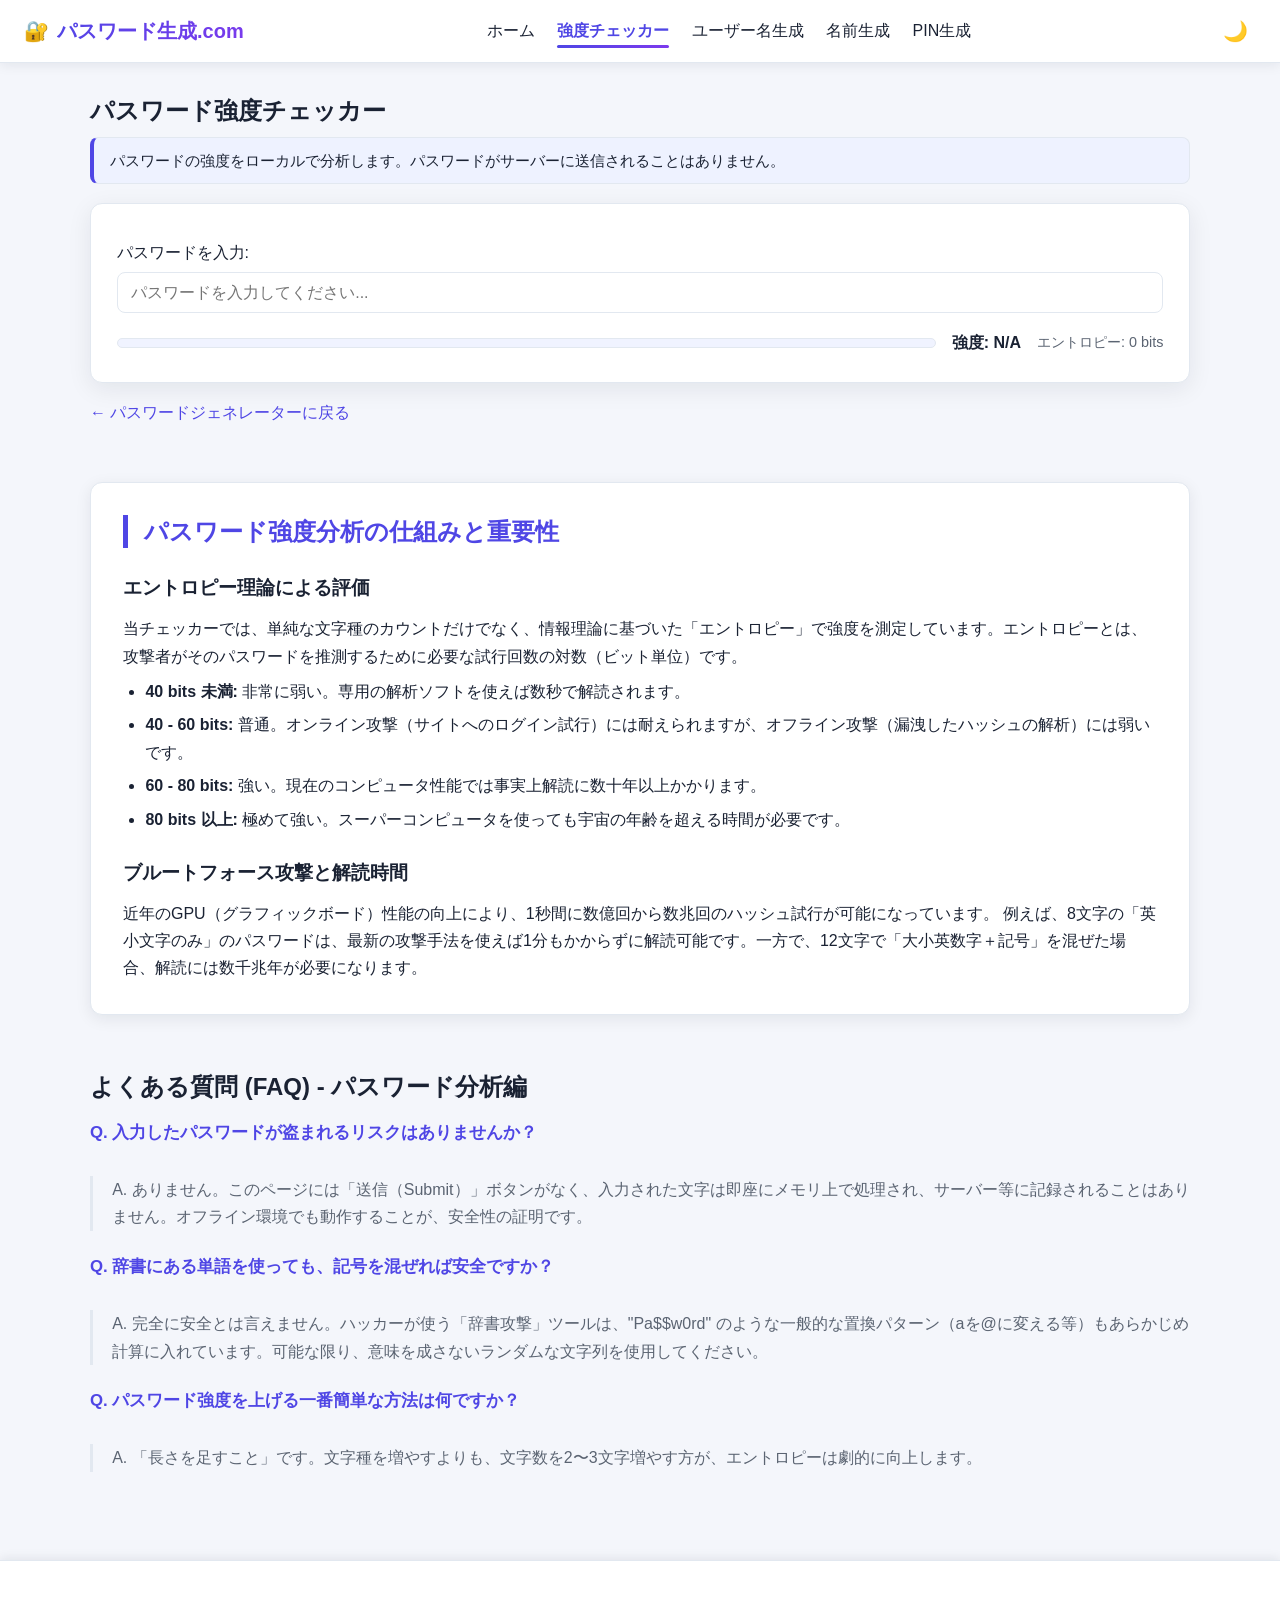
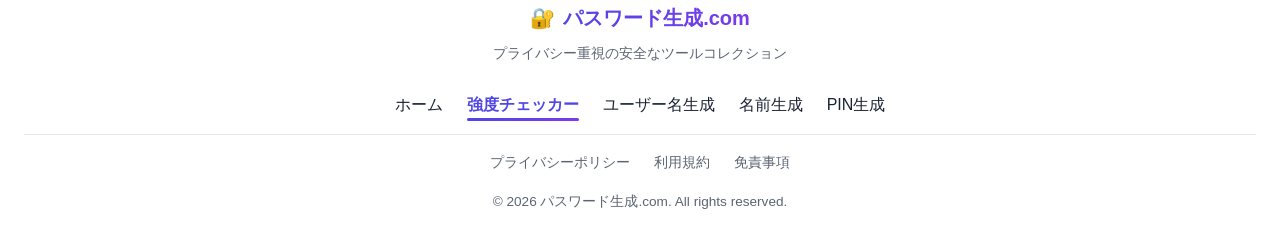
<file: tools/password-strength-checker.html>
<!DOCTYPE html>
<html lang="ja">

<head>
    <meta charset="UTF-8" />
    <meta name="viewport" content="width=device-width, initial-scale=1.0" />
    <title>パスワード強度チェッカー - 安全性を無料診断 | パスワード生成.com</title>
    <meta name="description"
        content="パスワードの強度とエントロピーをブラウザ内で即座に分析する無料ツール。入力したパスワードは送信・保存されません。弱点の指摘と具体的な改善案も表示します。" />
    <link rel="canonical" href="https://xn--zck6aw5jtct103b141a.com/tools/password-strength-checker.html" />
    <link rel="icon" href="/favicon.svg" type="image/svg+xml" />
    <link rel="apple-touch-icon" href="/assets/apple-touch-icon.png" />
    <meta name="theme-color" content="#4f46e5" />
    <script>
        (function () { try { var t = localStorage.getItem('theme'); if (t !== 'dark' && t !== 'light') { t = window.matchMedia && window.matchMedia('(prefers-color-scheme: dark)').matches ? 'dark' : 'light'; } document.documentElement.setAttribute('data-theme', t); } catch (e) { } })();
    </script>
    <!-- Open Graph -->
    <meta property="og:site_name" content="パスワード生成.com" />
    <meta property="og:title" content="パスワード強度チェッカー - 安全性を無料診断" />
    <meta property="og:description" content="パスワードの強度とエントロピーをブラウザ内で即座に分析。入力データは送信されません。" />
    <meta property="og:type" content="website" />
    <meta property="og:url" content="https://xn--zck6aw5jtct103b141a.com/tools/password-strength-checker.html" />
    <meta property="og:image" content="https://xn--zck6aw5jtct103b141a.com/assets/og-image.png" />
    <meta property="og:locale" content="ja_JP" />
    <!-- Twitter Card -->
    <meta name="twitter:card" content="summary_large_image" />
    <meta name="twitter:title" content="パスワード強度チェッカー - 安全性を無料診断" />
    <meta name="twitter:description" content="パスワードの強度とエントロピーをブラウザ内で即座に分析。入力データは送信されません。" />
    <meta name="twitter:image" content="https://xn--zck6aw5jtct103b141a.com/assets/og-image.png" />
    <link rel="stylesheet" href="../css/style.css" />
    <script src="../js/site.js" defer></script>
    <script src="../js/password-strength-checker.js" defer></script>
</head>

<body>
    <header class="top-nav">
        <a href="../index.html" class="site-brand">
            <span aria-hidden="true">🔐</span><span class="brand-text">パスワード生成.com</span>
        </a>
        <nav class="nav-container" id="site-menu" aria-label="メインナビゲーション">
            <ul>
                <li><a href="../index.html" class="nav-link">ホーム</a></li>
                <li><a href="password-strength-checker.html" class="nav-link active" aria-current="page">強度チェッカー</a></li>
                <li><a href="random-username-generator.html" class="nav-link">ユーザー名生成</a></li>
                <li><a href="random-name-generator.html" class="nav-link">名前生成</a></li>
                <li><a href="secure-pin-generator.html" class="nav-link">PIN生成</a></li>
            </ul>
        </nav>
        <div class="nav-actions">
            <button id="theme-toggle" aria-label="ダークモードに切り替え" class="theme-toggle">🌙</button>
            <button id="nav-toggle" class="nav-toggle" aria-expanded="false" aria-controls="site-menu"
                aria-label="メニューを開閉">☰</button>
        </div>
    </header>

    <main>
        <section class="section">
            <h1>パスワード強度チェッカー</h1>
            <p class="notice">パスワードの強度をローカルで分析します。パスワードがサーバーに送信されることはありません。</p>
            <div class="generator-container">
                <div class="controls">
                    <label for="password-input">パスワードを入力:</label>
                    <input type="password" id="password-input" class="field-input" placeholder="パスワードを入力してください..."
                        autocomplete="off" />
                    <div class="strength-meter">
                        <div class="strength-bar" role="meter" aria-label="パスワード強度" aria-valuemin="0"
                            aria-valuemax="100" aria-valuenow="0" id="strength-bar">
                            <span class="strength-fill" id="strength-fill"></span>
                        </div>
                        <span id="strength-label">強度: N/A</span>
                        <span id="entropy-value">エントロピー: 0 bits</span>
                    </div>
                    <div id="feedback-list" class="feedback-box" hidden>
                        <h3>分析と改善案:</h3>
                        <ul id="suggestions"></ul>
                    </div>
                </div>
            </div>
            <p class="back-link"><a href="../index.html">← パスワードジェネレーターに戻る</a></p>
        </section>

        <!-- 詳細教育コンテンツ -->
        <section class="section content-detail">
            <h2>パスワード強度分析の仕組みと重要性</h2>
            <div class="detail-text">
                <h3>エントロピー理論による評価</h3>
                <p>当チェッカーでは、単純な文字種のカウントだけでなく、情報理論に基づいた「エントロピー」で強度を測定しています。エントロピーとは、攻撃者がそのパスワードを推測するために必要な試行回数の対数（ビット単位）です。</p>
                <ul>
                    <li><strong>40 bits 未満:</strong> 非常に弱い。専用の解析ソフトを使えば数秒で解読されます。</li>
                    <li><strong>40 - 60 bits:</strong> 普通。オンライン攻撃（サイトへのログイン試行）には耐えられますが、オフライン攻撃（漏洩したハッシュの解析）には弱いです。</li>
                    <li><strong>60 - 80 bits:</strong> 強い。現在のコンピュータ性能では事実上解読に数十年以上かかります。</li>
                    <li><strong>80 bits 以上:</strong> 極めて強い。スーパーコンピュータを使っても宇宙の年齢を超える時間が必要です。</li>
                </ul>

                <h3>ブルートフォース攻撃と解読時間</h3>
                <p>近年のGPU（グラフィックボード）性能の向上により、1秒間に数億回から数兆回のハッシュ試行が可能になっています。
                    例えば、8文字の「英小文字のみ」のパスワードは、最新の攻撃手法を使えば1分もかからずに解読可能です。一方で、12文字で「大小英数字＋記号」を混ぜた場合、解読には数千兆年が必要になります。</p>
            </div>
        </section>

        <!-- FAQ セクション -->
        <section class="section faq-section" id="faq">
            <h2>よくある質問 (FAQ) - パスワード分析編</h2>
            <dl>
                <dt>Q. 入力したパスワードが盗まれるリスクはありませんか？</dt>
                <dd>A. ありません。このページには「送信（Submit）」ボタンがなく、入力された文字は即座にメモリ上で処理され、サーバー等に記録されることはありません。オフライン環境でも動作することが、安全性の証明です。</dd>

                <dt>Q. 辞書にある単語を使っても、記号を混ぜれば安全ですか？</dt>
                <dd>A. 完全に安全とは言えません。ハッカーが使う「辞書攻撃」ツールは、"Pa$$w0rd" のような一般的な置換パターン（aを@に変える等）もあらかじめ計算に入れています。可能な限り、意味を成さないランダムな文字列を使用してください。</dd>

                <dt>Q. パスワード強度を上げる一番簡単な方法は何ですか？</dt>
                <dd>A. 「長さを足すこと」です。文字種を増やすよりも、文字数を2〜3文字増やす方が、エントロピーは劇的に向上します。</dd>
            </dl>
        </section>
    </main>

    <footer class="bottom-nav">
        <div class="footer-brand">
            <a href="../index.html" class="site-brand"><span aria-hidden="true">🔐</span><span
                    class="brand-text">パスワード生成.com</span></a>
            <p>プライバシー重視の安全なツールコレクション</p>
        </div>
        <nav class="tool-links" aria-label="ツール一覧">
            <ul>
                <li><a href="../index.html" class="nav-link">ホーム</a></li>
                <li><a href="password-strength-checker.html" class="nav-link active">強度チェッカー</a></li>
                <li><a href="random-username-generator.html" class="nav-link">ユーザー名生成</a></li>
                <li><a href="random-name-generator.html" class="nav-link">名前生成</a></li>
                <li><a href="secure-pin-generator.html" class="nav-link">PIN生成</a></li>
            </ul>
        </nav>
        <nav class="legal-nav" aria-label="規約・ポリシー">
            <ul>
                <li><a href="../legal/privacy-policy.html" class="nav-link">プライバシーポリシー</a></li>
                <li><a href="../legal/terms-of-service.html" class="nav-link">利用規約</a></li>
                <li><a href="../legal/disclaimer.html" class="nav-link">免責事項</a></li>
            </ul>
        </nav>
        <p class="copyright">&copy; 2026 パスワード生成.com. All rights reserved.</p>
    </footer>

    <script type="application/ld+json">
    {
      "@context": "https://schema.org",
      "@type": "SoftwareApplication",
      "name": "パスワード強度チェッカー",
      "url": "https://xn--zck6aw5jtct103b141a.com/tools/password-strength-checker.html",
      "description": "ブラウザで即座にパスワードの強度とエントロピーを分析します。",
      "applicationCategory": "SecurityApplication",
      "operatingSystem": "All",
      "inLanguage": "ja",
      "offers": { "@type": "Offer", "price": "0", "priceCurrency": "JPY" }
    }
    </script>
    <script type="application/ld+json">
    {
      "@context": "https://schema.org",
      "@type": "BreadcrumbList",
      "itemListElement": [
        { "@type": "ListItem", "position": 1, "name": "ホーム", "item": "https://xn--zck6aw5jtct103b141a.com/" },
        { "@type": "ListItem", "position": 2, "name": "パスワード強度チェッカー", "item": "https://xn--zck6aw5jtct103b141a.com/tools/password-strength-checker.html" }
      ]
    }
    </script>
    <script type="application/ld+json">
    {
      "@context": "https://schema.org",
      "@type": "FAQPage",
      "mainEntity": [
        {
          "@type": "Question",
          "name": "入力したパスワードが盗まれるリスクはありませんか？",
          "acceptedAnswer": {
            "@type": "Answer",
            "text": "ありません。このページには「送信（Submit）」ボタンがなく、入力された文字は即座にメモリ上で処理され、サーバー等に記録されることはありません。オフライン環境でも動作することが、安全性の証明です。"
          }
        },
        {
          "@type": "Question",
          "name": "辞書にある単語を使っても、記号を混ぜれば安全ですか？",
          "acceptedAnswer": {
            "@type": "Answer",
            "text": "完全に安全とは言えません。ハッカーが使う「辞書攻撃」ツールは、\"Pa$$w0rd\" のような一般的な置換パターン（aを@に変える等）もあらかじめ計算に入れています。可能な限り、意味を成さないランダムな文字列を使用してください。"
          }
        },
        {
          "@type": "Question",
          "name": "パスワード強度を上げる一番簡単な方法は何ですか？",
          "acceptedAnswer": {
            "@type": "Answer",
            "text": "「長さを足すこと」です。文字種を増やすよりも、文字数を2〜3文字増やす方が、エントロピーは劇的に向上します。"
          }
        }
      ]
    }
    </script>
</body>

</html>
</file>
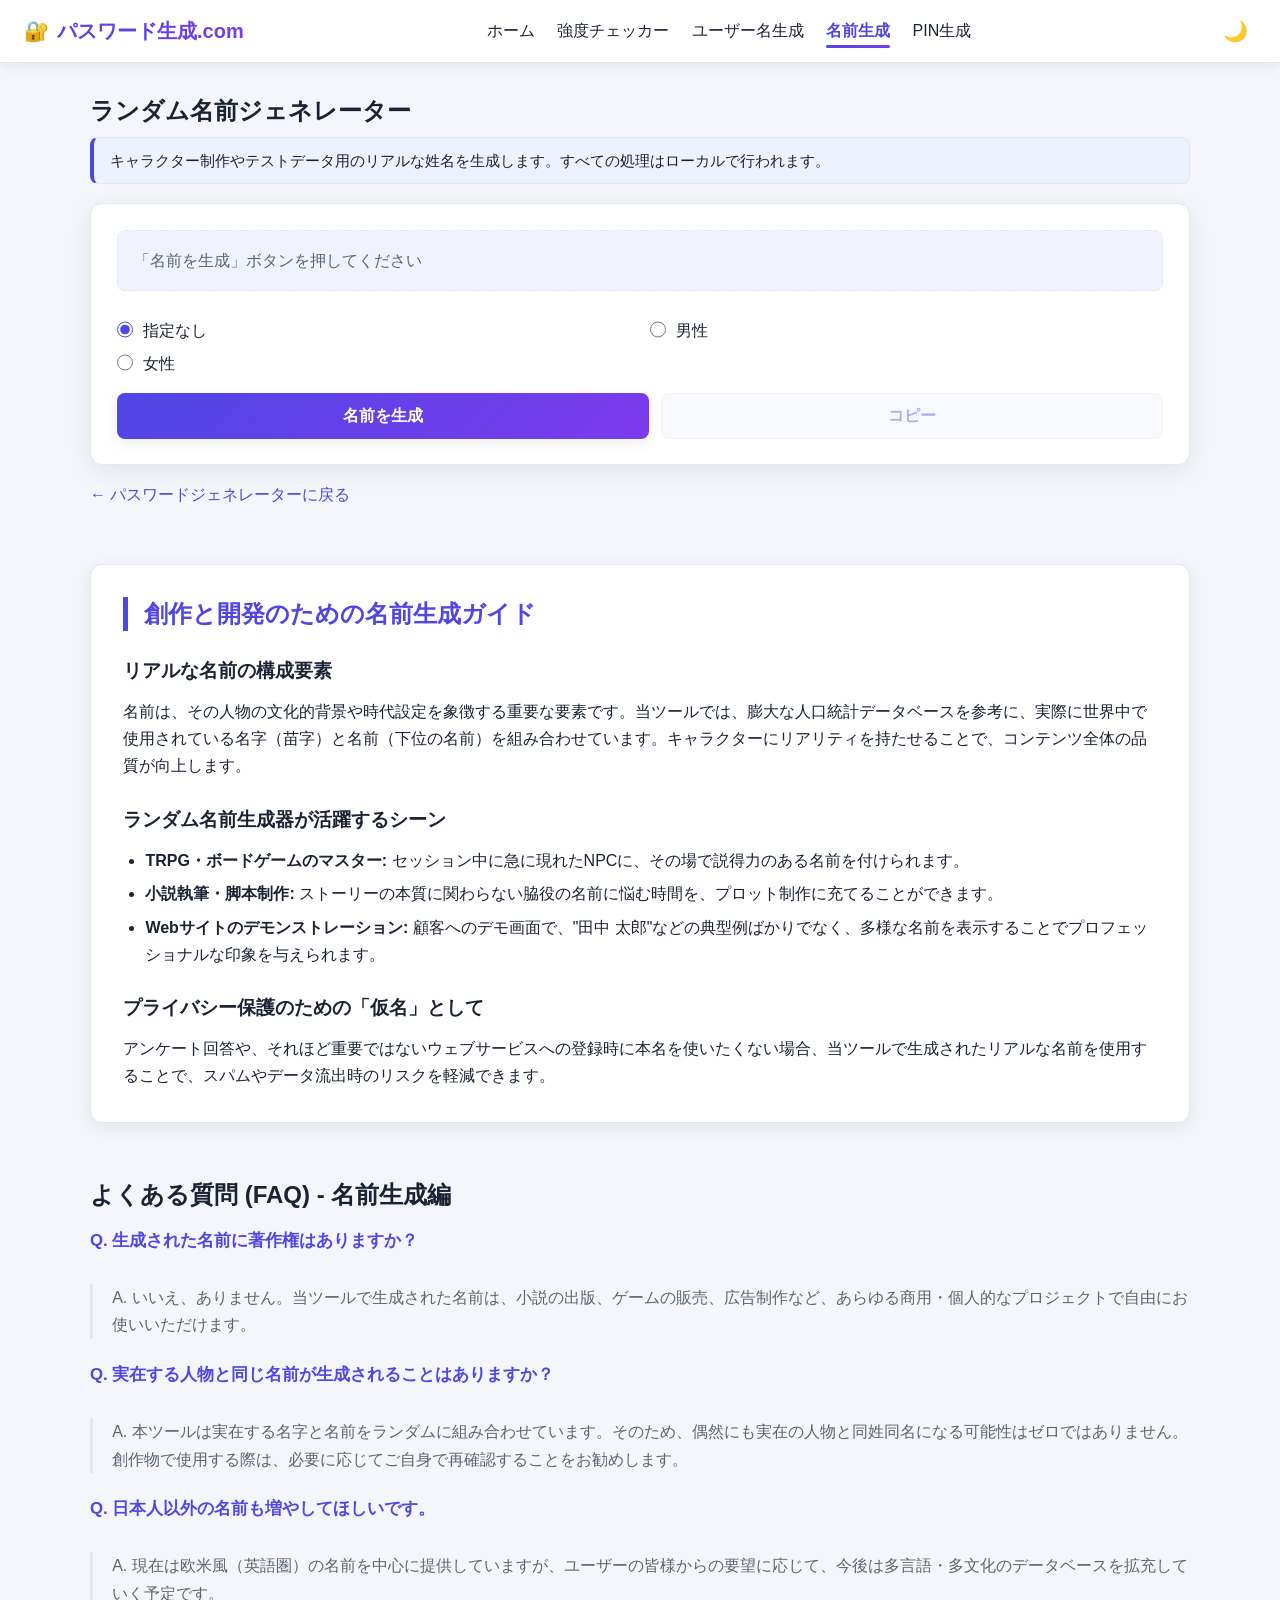
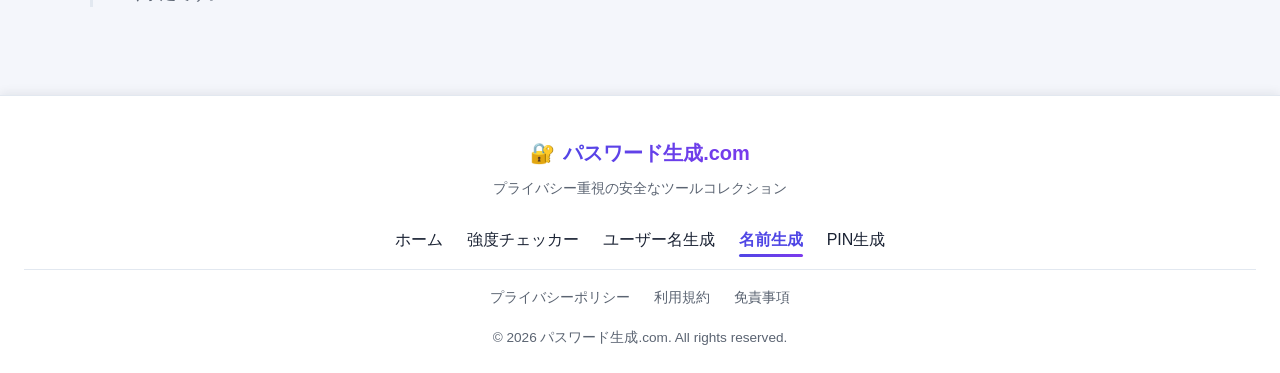
<file: tools/random-name-generator.html>
<!DOCTYPE html>
<html lang="ja">

<head>
    <meta charset="UTF-8" />
    <meta name="viewport" content="width=device-width, initial-scale=1.0" />
    <title>ランダム名前ジェネレーター - 英語の姓名を無料生成 | パスワード生成.com</title>
    <meta name="description"
        content="小説・ゲーム・テストデータに使えるリアルな英語の姓名を無料でランダム生成。男性名・女性名の指定にも対応。すべての処理はブラウザ内で完結します。" />
    <link rel="canonical" href="https://xn--zck6aw5jtct103b141a.com/tools/random-name-generator.html" />
    <link rel="icon" href="/favicon.svg" type="image/svg+xml" />
    <link rel="apple-touch-icon" href="/assets/apple-touch-icon.png" />
    <meta name="theme-color" content="#4f46e5" />
    <script>
        (function () { try { var t = localStorage.getItem('theme'); if (t !== 'dark' && t !== 'light') { t = window.matchMedia && window.matchMedia('(prefers-color-scheme: dark)').matches ? 'dark' : 'light'; } document.documentElement.setAttribute('data-theme', t); } catch (e) { } })();
    </script>
    <!-- Open Graph -->
    <meta property="og:site_name" content="パスワード生成.com" />
    <meta property="og:title" content="ランダム名前ジェネレーター - 英語の姓名を無料生成" />
    <meta property="og:description" content="小説・ゲーム・テストデータに使えるリアルな英語の姓名を即座にランダム生成します。" />
    <meta property="og:type" content="website" />
    <meta property="og:url" content="https://xn--zck6aw5jtct103b141a.com/tools/random-name-generator.html" />
    <meta property="og:image" content="https://xn--zck6aw5jtct103b141a.com/assets/og-image.png" />
    <meta property="og:locale" content="ja_JP" />
    <!-- Twitter Card -->
    <meta name="twitter:card" content="summary_large_image" />
    <meta name="twitter:title" content="ランダム名前ジェネレーター - 英語の姓名を無料生成" />
    <meta name="twitter:description" content="小説・ゲーム・テストデータに使えるリアルな英語の姓名を即座にランダム生成します。" />
    <meta name="twitter:image" content="https://xn--zck6aw5jtct103b141a.com/assets/og-image.png" />
    <link rel="stylesheet" href="../css/style.css" />
    <script src="../js/site.js" defer></script>
    <script src="../js/random-name-generator.js" defer></script>
</head>

<body>
    <header class="top-nav">
        <a href="../index.html" class="site-brand">
            <span aria-hidden="true">🔐</span><span class="brand-text">パスワード生成.com</span>
        </a>
        <nav class="nav-container" id="site-menu" aria-label="メインナビゲーション">
            <ul>
                <li><a href="../index.html" class="nav-link">ホーム</a></li>
                <li><a href="password-strength-checker.html" class="nav-link">強度チェッカー</a></li>
                <li><a href="random-username-generator.html" class="nav-link">ユーザー名生成</a></li>
                <li><a href="random-name-generator.html" class="nav-link active" aria-current="page">名前生成</a></li>
                <li><a href="secure-pin-generator.html" class="nav-link">PIN生成</a></li>
            </ul>
        </nav>
        <div class="nav-actions">
            <button id="theme-toggle" aria-label="ダークモードに切り替え" class="theme-toggle">🌙</button>
            <button id="nav-toggle" class="nav-toggle" aria-expanded="false" aria-controls="site-menu"
                aria-label="メニューを開閉">☰</button>
        </div>
    </header>

    <main>
        <section class="section">
            <h1>ランダム名前ジェネレーター</h1>
            <p class="notice">キャラクター制作やテストデータ用のリアルな姓名を生成します。すべての処理はローカルで行われます。</p>
            <div class="generator-container">
                <div class="output-box placeholder" id="name-output" aria-live="polite">「名前を生成」ボタンを押してください</div>
                <div class="controls">
                    <div class="checkboxes">
                        <label><input type="radio" name="gender" value="both" checked /> 指定なし</label>
                        <label><input type="radio" name="gender" value="male" /> 男性</label>
                        <label><input type="radio" name="gender" value="female" /> 女性</label>
                    </div>
                    <div class="action-buttons">
                        <button id="generate-name-btn" class="primary">名前を生成</button>
                        <button id="copy-name-btn" class="secondary" disabled>コピー</button>
                    </div>
                </div>
            </div>
            <p class="back-link"><a href="../index.html">← パスワードジェネレーターに戻る</a></p>
        </section>

        <!-- 詳細教育コンテンツ -->
        <section class="section content-detail">
            <h2>創作と開発のための名前生成ガイド</h2>
            <div class="detail-text">
                <h3>リアルな名前の構成要素</h3>
                <p>名前は、その人物の文化的背景や時代設定を象徴する重要な要素です。当ツールでは、膨大な人口統計データベースを参考に、実際に世界中で使用されている名字（苗字）と名前（下位の名前）を組み合わせています。キャラクターにリアリティを持たせることで、コンテンツ全体の品質が向上します。</p>

                <h3>ランダム名前生成器が活躍するシーン</h3>
                <ul>
                    <li><strong>TRPG・ボードゲームのマスター:</strong> セッション中に急に現れたNPCに、その場で説得力のある名前を付けられます。</li>
                    <li><strong>小説執筆・脚本制作:</strong> ストーリーの本質に関わらない脇役の名前に悩む時間を、プロット制作に充てることができます。</li>
                    <li><strong>Webサイトのデモンストレーション:</strong> 顧客へのデモ画面で、"田中 太郎"などの典型例ばかりでなく、多様な名前を表示することでプロフェッショナルな印象を与えられます。</li>
                </ul>

                <h3>プライバシー保護のための「仮名」として</h3>
                <p>アンケート回答や、それほど重要ではないウェブサービスへの登録時に本名を使いたくない場合、当ツールで生成されたリアルな名前を使用することで、スパムやデータ流出時のリスクを軽減できます。</p>
            </div>
        </section>

        <!-- FAQ セクション -->
        <section class="section faq-section" id="faq">
            <h2>よくある質問 (FAQ) - 名前生成編</h2>
            <dl>
                <dt>Q. 生成された名前に著作権はありますか？</dt>
                <dd>A. いいえ、ありません。当ツールで生成された名前は、小説の出版、ゲームの販売、広告制作など、あらゆる商用・個人的なプロジェクトで自由にお使いいただけます。</dd>

                <dt>Q. 実在する人物と同じ名前が生成されることはありますか？</dt>
                <dd>A. 本ツールは実在する名字と名前をランダムに組み合わせています。そのため、偶然にも実在の人物と同姓同名になる可能性はゼロではありません。創作物で使用する際は、必要に応じてご自身で再確認することをお勧めします。</dd>

                <dt>Q. 日本人以外の名前も増やしてほしいです。</dt>
                <dd>A. 現在は欧米風（英語圏）の名前を中心に提供していますが、ユーザーの皆様からの要望に応じて、今後は多言語・多文化のデータベースを拡充していく予定です。</dd>
            </dl>
        </section>
    </main>

    <footer class="bottom-nav">
        <div class="footer-brand">
            <a href="../index.html" class="site-brand"><span aria-hidden="true">🔐</span><span
                    class="brand-text">パスワード生成.com</span></a>
            <p>プライバシー重視の安全なツールコレクション</p>
        </div>
        <nav class="tool-links" aria-label="ツール一覧">
            <ul>
                <li><a href="../index.html" class="nav-link">ホーム</a></li>
                <li><a href="password-strength-checker.html" class="nav-link">強度チェッカー</a></li>
                <li><a href="random-username-generator.html" class="nav-link">ユーザー名生成</a></li>
                <li><a href="random-name-generator.html" class="nav-link active">名前生成</a></li>
                <li><a href="secure-pin-generator.html" class="nav-link">PIN生成</a></li>
            </ul>
        </nav>
        <nav class="legal-nav" aria-label="規約・ポリシー">
            <ul>
                <li><a href="../legal/privacy-policy.html" class="nav-link">プライバシーポリシー</a></li>
                <li><a href="../legal/terms-of-service.html" class="nav-link">利用規約</a></li>
                <li><a href="../legal/disclaimer.html" class="nav-link">免責事項</a></li>
            </ul>
        </nav>
        <p class="copyright">&copy; 2026 パスワード生成.com. All rights reserved.</p>
    </footer>

    <script type="application/ld+json">
    {
      "@context": "https://schema.org",
      "@type": "SoftwareApplication",
      "name": "ランダム名前ジェネレーター",
      "url": "https://xn--zck6aw5jtct103b141a.com/tools/random-name-generator.html",
      "description": "リアルな姓名を即座にランダム生成します。",
      "applicationCategory": "UtilityApplication",
      "operatingSystem": "All",
      "inLanguage": "ja",
      "offers": { "@type": "Offer", "price": "0", "priceCurrency": "JPY" }
    }
    </script>
    <script type="application/ld+json">
    {
      "@context": "https://schema.org",
      "@type": "BreadcrumbList",
      "itemListElement": [
        { "@type": "ListItem", "position": 1, "name": "ホーム", "item": "https://xn--zck6aw5jtct103b141a.com/" },
        { "@type": "ListItem", "position": 2, "name": "ランダム名前ジェネレーター", "item": "https://xn--zck6aw5jtct103b141a.com/tools/random-name-generator.html" }
      ]
    }
    </script>
    <script type="application/ld+json">
    {
      "@context": "https://schema.org",
      "@type": "FAQPage",
      "mainEntity": [
        {
          "@type": "Question",
          "name": "生成された名前に著作権はありますか？",
          "acceptedAnswer": {
            "@type": "Answer",
            "text": "いいえ、ありません。当ツールで生成された名前は、小説の出版、ゲームの販売、広告制作など、あらゆる商用・個人的なプロジェクトで自由にお使いいただけます。"
          }
        },
        {
          "@type": "Question",
          "name": "実在する人物と同じ名前が生成されることはありますか？",
          "acceptedAnswer": {
            "@type": "Answer",
            "text": "本ツールは実在する名字と名前をランダムに組み合わせています。そのため、偶然にも実在の人物と同姓同名になる可能性はゼロではありません。創作物で使用する際は、必要に応じてご自身で再確認することをお勧めします。"
          }
        },
        {
          "@type": "Question",
          "name": "日本人以外の名前も増やしてほしいです。",
          "acceptedAnswer": {
            "@type": "Answer",
            "text": "現在は欧米風（英語圏）の名前を中心に提供していますが、ユーザーの皆様からの要望に応じて、今後は多言語・多文化のデータベースを拡充していく予定です。"
          }
        }
      ]
    }
    </script>
</body>

</html>
</file>
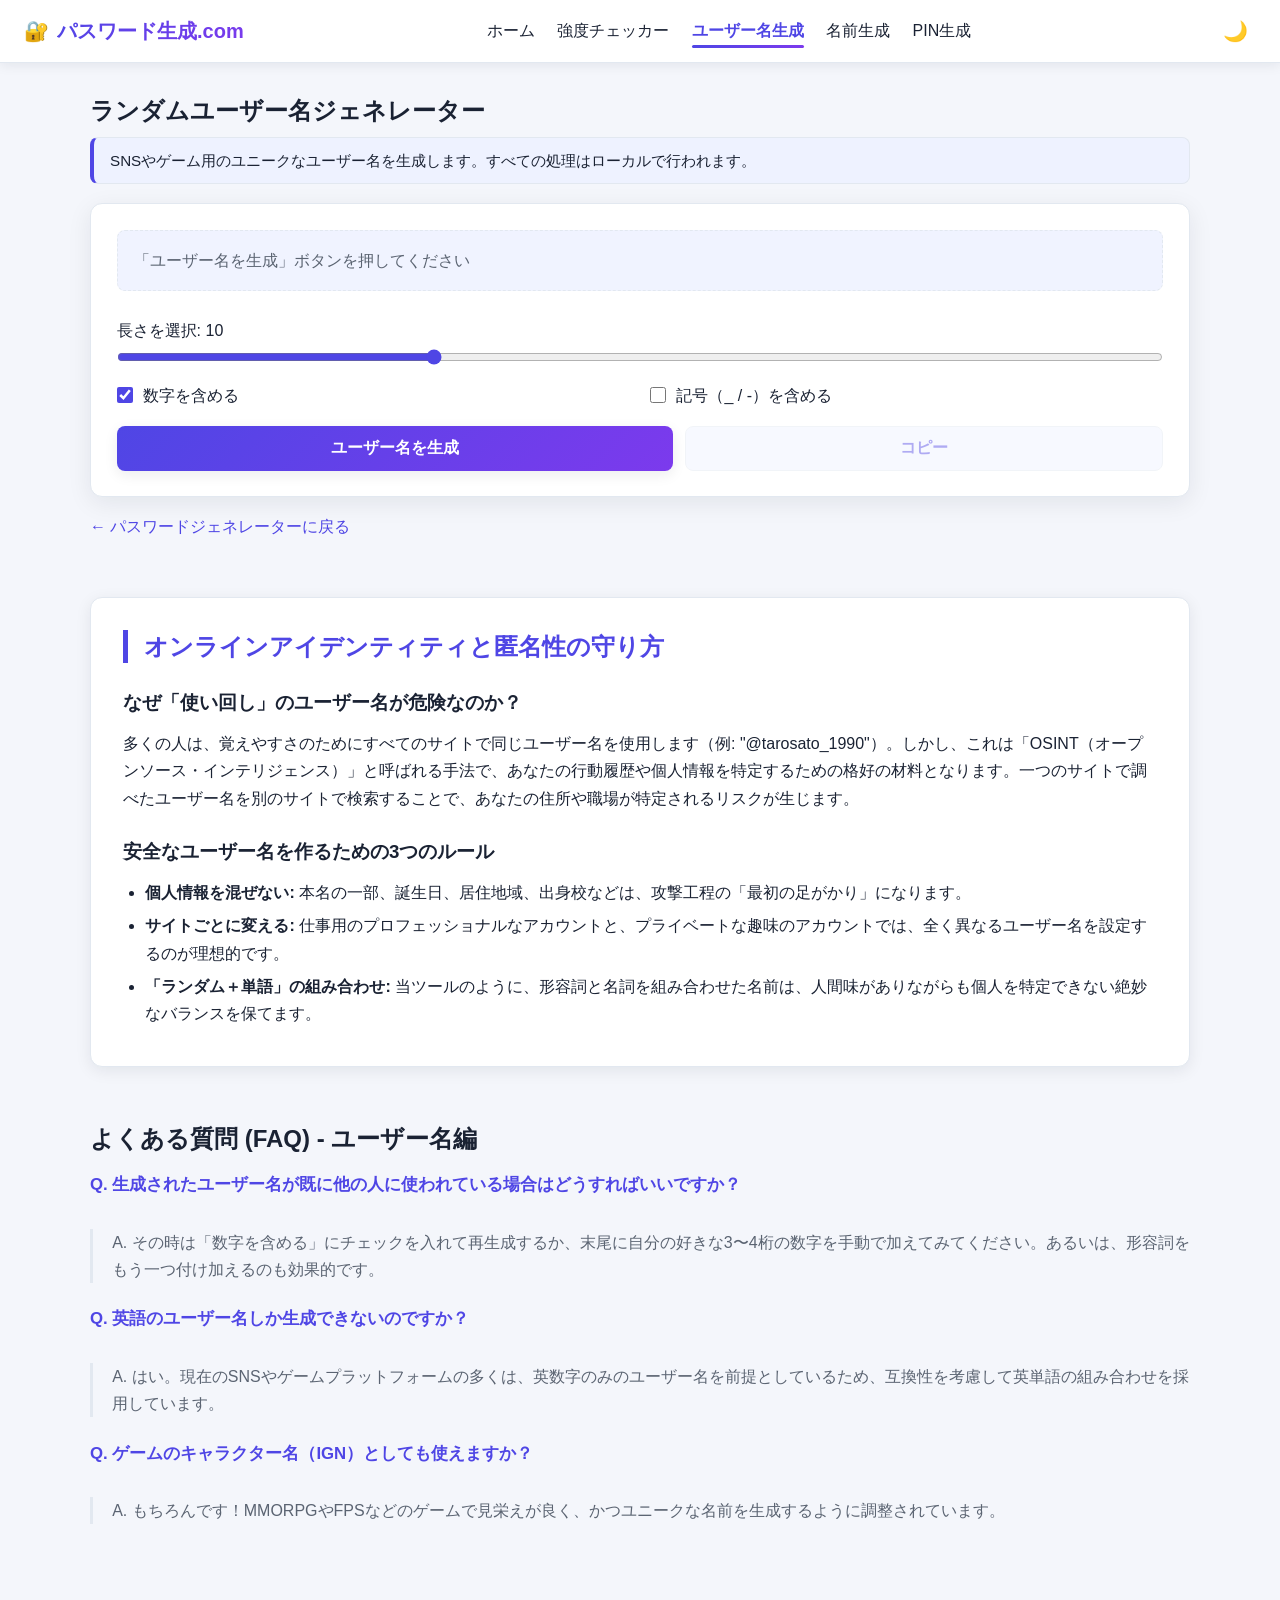
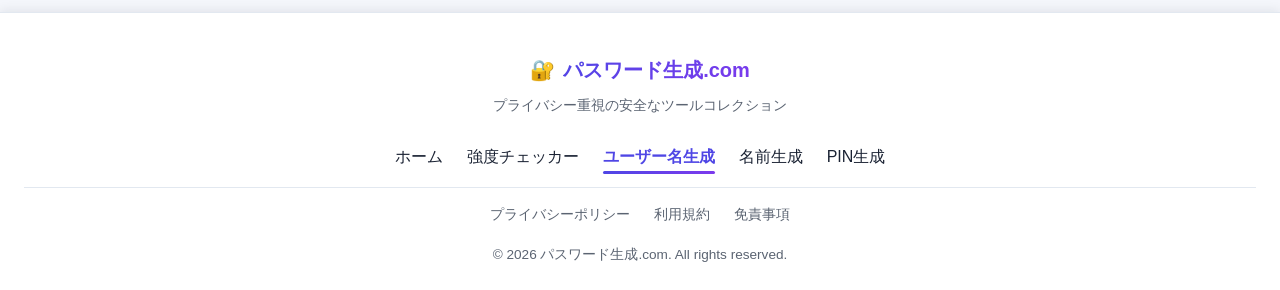
<file: tools/random-username-generator.html>
<!DOCTYPE html>
<html lang="ja">

<head>
    <meta charset="UTF-8" />
    <meta name="viewport" content="width=device-width, initial-scale=1.0" />
    <title>ランダムユーザー名ジェネレーター - SNS・ゲーム用の名前を無料作成 | パスワード生成.com</title>
    <meta name="description"
        content="SNSやゲームに使えるユニークなユーザー名を無料で即座に生成。個人情報を含まない安全な名前で、身バレ・特定リスクを軽減。すべての処理はブラウザ内で完結します。" />
    <link rel="canonical" href="https://xn--zck6aw5jtct103b141a.com/tools/random-username-generator.html" />
    <link rel="icon" href="/favicon.svg" type="image/svg+xml" />
    <link rel="apple-touch-icon" href="/assets/apple-touch-icon.png" />
    <meta name="theme-color" content="#4f46e5" />
    <script>
        (function () { try { var t = localStorage.getItem('theme'); if (t !== 'dark' && t !== 'light') { t = window.matchMedia && window.matchMedia('(prefers-color-scheme: dark)').matches ? 'dark' : 'light'; } document.documentElement.setAttribute('data-theme', t); } catch (e) { } })();
    </script>
    <!-- Open Graph -->
    <meta property="og:site_name" content="パスワード生成.com" />
    <meta property="og:title" content="ランダムユーザー名ジェネレーター - SNS・ゲーム用の名前を無料作成" />
    <meta property="og:description" content="SNSやゲームに使えるユニークなユーザー名を即座に生成。処理はすべてブラウザ内で完結します。" />
    <meta property="og:type" content="website" />
    <meta property="og:url" content="https://xn--zck6aw5jtct103b141a.com/tools/random-username-generator.html" />
    <meta property="og:image" content="https://xn--zck6aw5jtct103b141a.com/assets/og-image.png" />
    <meta property="og:locale" content="ja_JP" />
    <!-- Twitter Card -->
    <meta name="twitter:card" content="summary_large_image" />
    <meta name="twitter:title" content="ランダムユーザー名ジェネレーター - SNS・ゲーム用の名前を無料作成" />
    <meta name="twitter:description" content="SNSやゲームに使えるユニークなユーザー名を即座に生成。処理はすべてブラウザ内で完結します。" />
    <meta name="twitter:image" content="https://xn--zck6aw5jtct103b141a.com/assets/og-image.png" />
    <link rel="stylesheet" href="../css/style.css" />
    <script src="../js/site.js" defer></script>
    <script src="../js/random-username-generator.js" defer></script>
</head>

<body>
    <header class="top-nav">
        <a href="../index.html" class="site-brand">
            <span aria-hidden="true">🔐</span><span class="brand-text">パスワード生成.com</span>
        </a>
        <nav class="nav-container" id="site-menu" aria-label="メインナビゲーション">
            <ul>
                <li><a href="../index.html" class="nav-link">ホーム</a></li>
                <li><a href="password-strength-checker.html" class="nav-link">強度チェッカー</a></li>
                <li><a href="random-username-generator.html" class="nav-link active" aria-current="page">ユーザー名生成</a></li>
                <li><a href="random-name-generator.html" class="nav-link">名前生成</a></li>
                <li><a href="secure-pin-generator.html" class="nav-link">PIN生成</a></li>
            </ul>
        </nav>
        <div class="nav-actions">
            <button id="theme-toggle" aria-label="ダークモードに切り替え" class="theme-toggle">🌙</button>
            <button id="nav-toggle" class="nav-toggle" aria-expanded="false" aria-controls="site-menu"
                aria-label="メニューを開閉">☰</button>
        </div>
    </header>

    <main>
        <section class="section">
            <h1>ランダムユーザー名ジェネレーター</h1>
            <p class="notice">SNSやゲーム用のユニークなユーザー名を生成します。すべての処理はローカルで行われます。</p>
            <div class="generator-container">
                <div class="output-box placeholder" id="username-output" aria-live="polite">「ユーザー名を生成」ボタンを押してください</div>
                <div class="controls">
                    <label for="username-length">長さを選択: <span id="username-length-val">10</span></label>
                    <input type="range" id="username-length" min="4" max="24" value="10" />
                    <div class="checkboxes">
                        <label><input type="checkbox" id="include-numbers" checked /> 数字を含める</label>
                        <label><input type="checkbox" id="include-symbols" /> 記号（_ / -）を含める</label>
                    </div>
                    <div class="action-buttons">
                        <button id="generate-username-btn" class="primary">ユーザー名を生成</button>
                        <button id="copy-username-btn" class="secondary" disabled>コピー</button>
                    </div>
                </div>
            </div>
            <p class="back-link"><a href="../index.html">← パスワードジェネレーターに戻る</a></p>
        </section>

        <!-- 詳細教育コンテンツ -->
        <section class="section content-detail">
            <h2>オンラインアイデンティティと匿名性の守り方</h2>
            <div class="detail-text">
                <h3>なぜ「使い回し」のユーザー名が危険なのか？</h3>
                <p>多くの人は、覚えやすさのためにすべてのサイトで同じユーザー名を使用します（例: "@tarosato_1990"）。しかし、これは「OSINT（オープンソース・インテリジェンス）」と呼ばれる手法で、あなたの行動履歴や個人情報を特定するための格好の材料となります。一つのサイトで調べたユーザー名を別のサイトで検索することで、あなたの住所や職場が特定されるリスクが生じます。</p>

                <h3>安全なユーザー名を作るための3つのルール</h3>
                <ul>
                    <li><strong>個人情報を混ぜない:</strong> 本名の一部、誕生日、居住地域、出身校などは、攻撃工程の「最初の足がかり」になります。</li>
                    <li><strong>サイトごとに変える:</strong> 仕事用のプロフェッショナルなアカウントと、プライベートな趣味のアカウントでは、全く異なるユーザー名を設定するのが理想的です。</li>
                    <li><strong>「ランダム＋単語」の組み合わせ:</strong> 当ツールのように、形容詞と名詞を組み合わせた名前は、人間味がありながらも個人を特定できない絶妙なバランスを保てます。</li>
                </ul>
            </div>
        </section>

        <!-- FAQ セクション -->
        <section class="section faq-section" id="faq">
            <h2>よくある質問 (FAQ) - ユーザー名編</h2>
            <dl>
                <dt>Q. 生成されたユーザー名が既に他の人に使われている場合はどうすればいいですか？</dt>
                <dd>A. その時は「数字を含める」にチェックを入れて再生成するか、末尾に自分の好きな3〜4桁の数字を手動で加えてみてください。あるいは、形容詞をもう一つ付け加えるのも効果的です。</dd>

                <dt>Q. 英語のユーザー名しか生成できないのですか？</dt>
                <dd>A. はい。現在のSNSやゲームプラットフォームの多くは、英数字のみのユーザー名を前提としているため、互換性を考慮して英単語の組み合わせを採用しています。</dd>

                <dt>Q. ゲームのキャラクター名（IGN）としても使えますか？</dt>
                <dd>A. もちろんです！MMORPGやFPSなどのゲームで見栄えが良く、かつユニークな名前を生成するように調整されています。</dd>
            </dl>
        </section>
    </main>

    <footer class="bottom-nav">
        <div class="footer-brand">
            <a href="../index.html" class="site-brand"><span aria-hidden="true">🔐</span><span
                    class="brand-text">パスワード生成.com</span></a>
            <p>プライバシー重視の安全なツールコレクション</p>
        </div>
        <nav class="tool-links" aria-label="ツール一覧">
            <ul>
                <li><a href="../index.html" class="nav-link">ホーム</a></li>
                <li><a href="password-strength-checker.html" class="nav-link">強度チェッカー</a></li>
                <li><a href="random-username-generator.html" class="nav-link active">ユーザー名生成</a></li>
                <li><a href="random-name-generator.html" class="nav-link">名前生成</a></li>
                <li><a href="secure-pin-generator.html" class="nav-link">PIN生成</a></li>
            </ul>
        </nav>
        <nav class="legal-nav" aria-label="規約・ポリシー">
            <ul>
                <li><a href="../legal/privacy-policy.html" class="nav-link">プライバシーポリシー</a></li>
                <li><a href="../legal/terms-of-service.html" class="nav-link">利用規約</a></li>
                <li><a href="../legal/disclaimer.html" class="nav-link">免責事項</a></li>
            </ul>
        </nav>
        <p class="copyright">&copy; 2026 パスワード生成.com. All rights reserved.</p>
    </footer>

    <script type="application/ld+json">
    {
      "@context": "https://schema.org",
      "@type": "SoftwareApplication",
      "name": "ランダムユーザー名ジェネレーター",
      "url": "https://xn--zck6aw5jtct103b141a.com/tools/random-username-generator.html",
      "description": "ユニークでランダムなユーザー名を即座に生成します。",
      "applicationCategory": "UtilityApplication",
      "operatingSystem": "All",
      "inLanguage": "ja",
      "offers": { "@type": "Offer", "price": "0", "priceCurrency": "JPY" }
    }
    </script>
    <script type="application/ld+json">
    {
      "@context": "https://schema.org",
      "@type": "BreadcrumbList",
      "itemListElement": [
        { "@type": "ListItem", "position": 1, "name": "ホーム", "item": "https://xn--zck6aw5jtct103b141a.com/" },
        { "@type": "ListItem", "position": 2, "name": "ランダムユーザー名ジェネレーター", "item": "https://xn--zck6aw5jtct103b141a.com/tools/random-username-generator.html" }
      ]
    }
    </script>
    <script type="application/ld+json">
    {
      "@context": "https://schema.org",
      "@type": "FAQPage",
      "mainEntity": [
        {
          "@type": "Question",
          "name": "生成されたユーザー名が既に他の人に使われている場合はどうすればいいですか？",
          "acceptedAnswer": {
            "@type": "Answer",
            "text": "その時は「数字を含める」にチェックを入れて再生成するか、末尾に自分の好きな3〜4桁の数字を手動で加えてみてください。あるいは、形容詞をもう一つ付け加えるのも効果的です。"
          }
        },
        {
          "@type": "Question",
          "name": "英語のユーザー名しか生成できないのですか？",
          "acceptedAnswer": {
            "@type": "Answer",
            "text": "はい。現在のSNSやゲームプラットフォームの多くは、英数字のみのユーザー名を前提としているため、互換性を考慮して英単語の組み合わせを採用しています。"
          }
        },
        {
          "@type": "Question",
          "name": "ゲームのキャラクター名（IGN）としても使えますか？",
          "acceptedAnswer": {
            "@type": "Answer",
            "text": "もちろんです！MMORPGやFPSなどのゲームで見栄えが良く、かつユニークな名前を生成するように調整されています。"
          }
        }
      ]
    }
    </script>
</body>

</html>
</file>
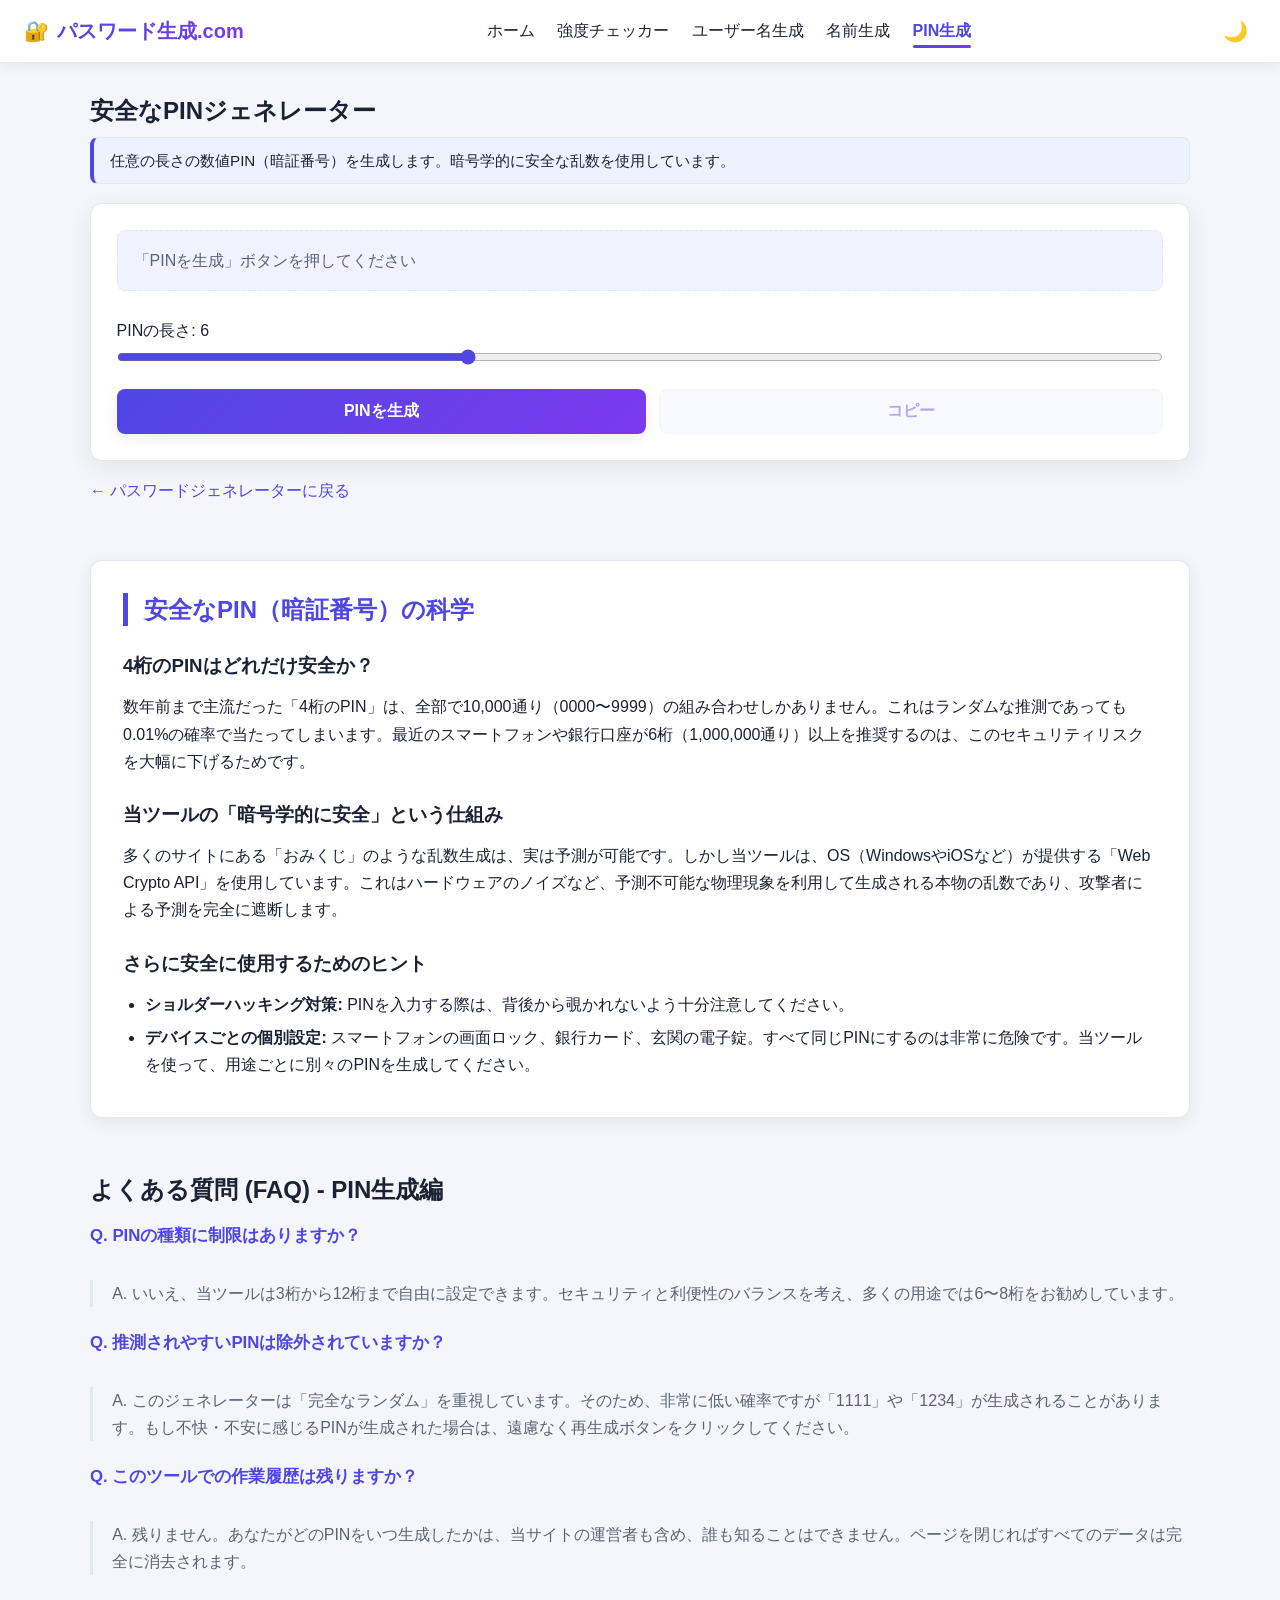
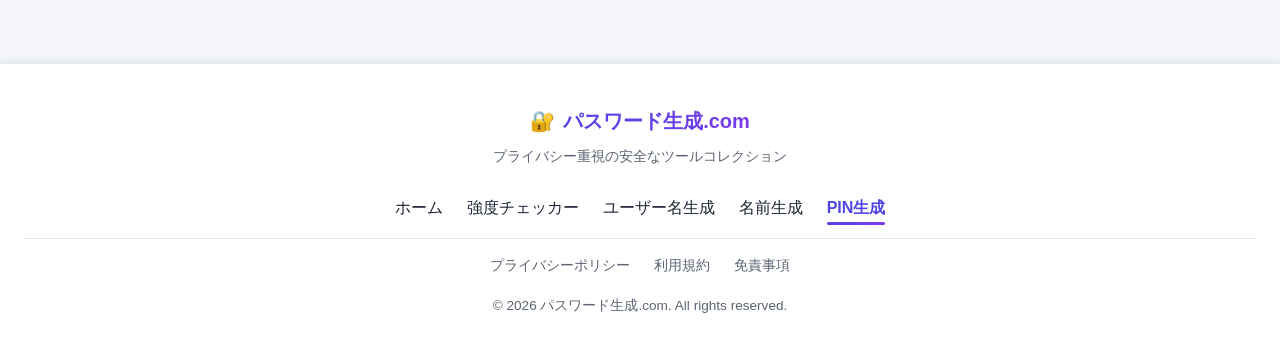
<file: tools/secure-pin-generator.html>
<!DOCTYPE html>
<html lang="ja">

<head>
    <meta charset="UTF-8" />
    <meta name="viewport" content="width=device-width, initial-scale=1.0" />
    <title>PINジェネレーター - 安全な暗証番号を無料生成 | パスワード生成.com</title>
    <meta name="description"
        content="3〜12桁の数値PIN（暗証番号）を暗号学的に安全な乱数で無料生成。スマホのロックや銀行カードなど用途別に安全なPINを作成できます。処理はすべてブラウザ内で完結します。" />
    <link rel="canonical" href="https://xn--zck6aw5jtct103b141a.com/tools/secure-pin-generator.html" />
    <link rel="icon" href="/favicon.svg" type="image/svg+xml" />
    <link rel="apple-touch-icon" href="/assets/apple-touch-icon.png" />
    <meta name="theme-color" content="#4f46e5" />
    <script>
        (function () { try { var t = localStorage.getItem('theme'); if (t !== 'dark' && t !== 'light') { t = window.matchMedia && window.matchMedia('(prefers-color-scheme: dark)').matches ? 'dark' : 'light'; } document.documentElement.setAttribute('data-theme', t); } catch (e) { } })();
    </script>
    <!-- Open Graph -->
    <meta property="og:site_name" content="パスワード生成.com" />
    <meta property="og:title" content="PINジェネレーター - 安全な暗証番号を無料生成" />
    <meta property="og:description" content="3〜12桁の数値PINを暗号学的に安全な乱数で即座に生成します。" />
    <meta property="og:type" content="website" />
    <meta property="og:url" content="https://xn--zck6aw5jtct103b141a.com/tools/secure-pin-generator.html" />
    <meta property="og:image" content="https://xn--zck6aw5jtct103b141a.com/assets/og-image.png" />
    <meta property="og:locale" content="ja_JP" />
    <!-- Twitter Card -->
    <meta name="twitter:card" content="summary_large_image" />
    <meta name="twitter:title" content="PINジェネレーター - 安全な暗証番号を無料生成" />
    <meta name="twitter:description" content="3〜12桁の数値PINを暗号学的に安全な乱数で即座に生成します。" />
    <meta name="twitter:image" content="https://xn--zck6aw5jtct103b141a.com/assets/og-image.png" />
    <link rel="stylesheet" href="../css/style.css" />
    <script src="../js/site.js" defer></script>
    <script src="../js/secure-pin-generator.js" defer></script>
</head>

<body>
    <header class="top-nav">
        <a href="../index.html" class="site-brand">
            <span aria-hidden="true">🔐</span><span class="brand-text">パスワード生成.com</span>
        </a>
        <nav class="nav-container" id="site-menu" aria-label="メインナビゲーション">
            <ul>
                <li><a href="../index.html" class="nav-link">ホーム</a></li>
                <li><a href="password-strength-checker.html" class="nav-link">強度チェッカー</a></li>
                <li><a href="random-username-generator.html" class="nav-link">ユーザー名生成</a></li>
                <li><a href="random-name-generator.html" class="nav-link">名前生成</a></li>
                <li><a href="secure-pin-generator.html" class="nav-link active" aria-current="page">PIN生成</a></li>
            </ul>
        </nav>
        <div class="nav-actions">
            <button id="theme-toggle" aria-label="ダークモードに切り替え" class="theme-toggle">🌙</button>
            <button id="nav-toggle" class="nav-toggle" aria-expanded="false" aria-controls="site-menu"
                aria-label="メニューを開閉">☰</button>
        </div>
    </header>

    <main>
        <section class="section">
            <h1>安全なPINジェネレーター</h1>
            <p class="notice">任意の長さの数値PIN（暗証番号）を生成します。暗号学的に安全な乱数を使用しています。</p>
            <div class="generator-container">
                <div class="output-box placeholder" id="pin-output" aria-live="polite">「PINを生成」ボタンを押してください</div>
                <div class="controls">
                    <label for="pin-length">PINの長さ: <span id="pin-length-val">6</span></label>
                    <input type="range" id="pin-length" min="3" max="12" value="6" />
                    <div class="action-buttons">
                        <button id="generate-pin-btn" class="primary">PINを生成</button>
                        <button id="copy-pin-btn" class="secondary" disabled>コピー</button>
                    </div>
                </div>
            </div>
            <p class="back-link"><a href="../index.html">← パスワードジェネレーターに戻る</a></p>
        </section>

        <!-- 詳細教育コンテンツ -->
        <section class="section content-detail">
            <h2>安全なPIN（暗証番号）の科学</h2>
            <div class="detail-text">
                <h3>4桁のPINはどれだけ安全か？</h3>
                <p>数年前まで主流だった「4桁のPIN」は、全部で10,000通り（0000〜9999）の組み合わせしかありません。これはランダムな推測であっても0.01%の確率で当たってしまいます。最近のスマートフォンや銀行口座が6桁（1,000,000通り）以上を推奨するのは、このセキュリティリスクを大幅に下げるためです。</p>

                <h3>当ツールの「暗号学的に安全」という仕組み</h3>
                <p>多くのサイトにある「おみくじ」のような乱数生成は、実は予測が可能です。しかし当ツールは、OS（WindowsやiOSなど）が提供する「Web Crypto API」を使用しています。これはハードウェアのノイズなど、予測不可能な物理現象を利用して生成される本物の乱数であり、攻撃者による予測を完全に遮断します。</p>

                <h3>さらに安全に使用するためのヒント</h3>
                <ul>
                    <li><strong>ショルダーハッキング対策:</strong> PINを入力する際は、背後から覗かれないよう十分注意してください。</li>
                    <li><strong>デバイスごとの個別設定:</strong> スマートフォンの画面ロック、銀行カード、玄関の電子錠。すべて同じPINにするのは非常に危険です。当ツールを使って、用途ごとに別々のPINを生成してください。</li>
                </ul>
            </div>
        </section>

        <!-- FAQ セクション -->
        <section class="section faq-section" id="faq">
            <h2>よくある質問 (FAQ) - PIN生成編</h2>
            <dl>
                <dt>Q. PINの種類に制限はありますか？</dt>
                <dd>A. いいえ、当ツールは3桁から12桁まで自由に設定できます。セキュリティと利便性のバランスを考え、多くの用途では6〜8桁をお勧めしています。</dd>

                <dt>Q. 推測されやすいPINは除外されていますか？</dt>
                <dd>A. このジェネレーターは「完全なランダム」を重視しています。そのため、非常に低い確率ですが「1111」や「1234」が生成されることがあります。もし不快・不安に感じるPINが生成された場合は、遠慮なく再生成ボタンをクリックしてください。</dd>

                <dt>Q. このツールでの作業履歴は残りますか？</dt>
                <dd>A. 残りません。あなたがどのPINをいつ生成したかは、当サイトの運営者も含め、誰も知ることはできません。ページを閉じればすべてのデータは完全に消去されます。</dd>
            </dl>
        </section>
    </main>

    <footer class="bottom-nav">
        <div class="footer-brand">
            <a href="../index.html" class="site-brand"><span aria-hidden="true">🔐</span><span
                    class="brand-text">パスワード生成.com</span></a>
            <p>プライバシー重視の安全なツールコレクション</p>
        </div>
        <nav class="tool-links" aria-label="ツール一覧">
            <ul>
                <li><a href="../index.html" class="nav-link">ホーム</a></li>
                <li><a href="password-strength-checker.html" class="nav-link">強度チェッカー</a></li>
                <li><a href="random-username-generator.html" class="nav-link">ユーザー名生成</a></li>
                <li><a href="random-name-generator.html" class="nav-link">名前生成</a></li>
                <li><a href="secure-pin-generator.html" class="nav-link active">PIN生成</a></li>
            </ul>
        </nav>
        <nav class="legal-nav" aria-label="規約・ポリシー">
            <ul>
                <li><a href="../legal/privacy-policy.html" class="nav-link">プライバシーポリシー</a></li>
                <li><a href="../legal/terms-of-service.html" class="nav-link">利用規約</a></li>
                <li><a href="../legal/disclaimer.html" class="nav-link">免責事項</a></li>
            </ul>
        </nav>
        <p class="copyright">&copy; 2026 パスワード生成.com. All rights reserved.</p>
    </footer>

    <script type="application/ld+json">
    {
      "@context": "https://schema.org",
      "@type": "SoftwareApplication",
      "name": "安全なPINジェネレーター",
      "url": "https://xn--zck6aw5jtct103b141a.com/tools/secure-pin-generator.html",
      "description": "高エントロピーな数値PINを即座に生成します。",
      "applicationCategory": "SecurityApplication",
      "operatingSystem": "All",
      "inLanguage": "ja",
      "offers": { "@type": "Offer", "price": "0", "priceCurrency": "JPY" }
    }
    </script>
    <script type="application/ld+json">
    {
      "@context": "https://schema.org",
      "@type": "BreadcrumbList",
      "itemListElement": [
        { "@type": "ListItem", "position": 1, "name": "ホーム", "item": "https://xn--zck6aw5jtct103b141a.com/" },
        { "@type": "ListItem", "position": 2, "name": "安全なPINジェネレーター", "item": "https://xn--zck6aw5jtct103b141a.com/tools/secure-pin-generator.html" }
      ]
    }
    </script>
    <script type="application/ld+json">
    {
      "@context": "https://schema.org",
      "@type": "FAQPage",
      "mainEntity": [
        {
          "@type": "Question",
          "name": "PINの種類に制限はありますか？",
          "acceptedAnswer": {
            "@type": "Answer",
            "text": "いいえ、当ツールは3桁から12桁まで自由に設定できます。セキュリティと利便性のバランスを考え、多くの用途では6〜8桁をお勧めしています。"
          }
        },
        {
          "@type": "Question",
          "name": "推測されやすいPINは除外されていますか？",
          "acceptedAnswer": {
            "@type": "Answer",
            "text": "このジェネレーターは「完全なランダム」を重視しています。そのため、非常に低い確率ですが「1111」や「1234」が生成されることがあります。もし不快・不安に感じるPINが生成された場合は、遠慮なく再生成ボタンをクリックしてください。"
          }
        },
        {
          "@type": "Question",
          "name": "このツールでの作業履歴は残りますか？",
          "acceptedAnswer": {
            "@type": "Answer",
            "text": "残りません。あなたがどのPINをいつ生成したかは、当サイトの運営者も含め、誰も知ることはできません。ページを閉じればすべてのデータは完全に消去されます。"
          }
        }
      ]
    }
    </script>
</body>

</html>
</file>
<file: css/style.css>
/* ==========================================================================
   パスワード生成.com – サイト共通スタイル
   Design tokens (light/dark) + components
   ========================================================================== */

:root {
  --bg-color: #f4f6fb;
  --text-color: #1a2233;
  --text-muted: #5b6472;
  --primary-color: #4f46e5;
  --primary-hover: #4338ca;
  --primary-soft: #eef2ff;
  --accent-color: #7c3aed;
  --card-bg: #ffffff;
  --card-shadow: rgba(15, 23, 42, 0.08);
  --border-color: #e2e8f0;
  --input-bg: #ffffff;
  --output-bg: #f0f3ff;
  --success-color: #16a34a;
  --good-color: #65a30d;
  --warn-color: #d97706;
  --danger-color: #dc2626;
  --radius: 12px;
  --radius-sm: 8px;
  --secondary-color: var(--text-muted); /* 後方互換 */
}

[data-theme="dark"] {
  --bg-color: #0f1420;
  --text-color: #e5eaf3;
  --text-muted: #9aa5b5;
  --primary-color: #818cf8;
  --primary-hover: #a5b4fc;
  --primary-soft: rgba(129, 140, 248, 0.14);
  --accent-color: #a78bfa;
  --card-bg: #1a2130;
  --card-shadow: rgba(0, 0, 0, 0.45);
  --border-color: #2c3548;
  --input-bg: #131928;
  --output-bg: #202942;
  --success-color: #4ade80;
  --good-color: #a3e635;
  --warn-color: #fbbf24;
  --danger-color: #f87171;
}

* {
  box-sizing: border-box;
  margin: 0;
  padding: 0;
}

html {
  scroll-behavior: smooth;
}

@media (prefers-reduced-motion: reduce) {
  html {
    scroll-behavior: auto;
  }
  *,
  *::before,
  *::after {
    transition-duration: 0.01ms !important;
    animation-duration: 0.01ms !important;
  }
}

body {
  font-family: "Helvetica Neue", Arial, "Hiragino Kaku Gothic ProN",
    "Hiragino Sans", "BIZ UDPGothic", Meiryo, system-ui, sans-serif;
  background: var(--bg-color);
  color: var(--text-color);
  line-height: 1.7;
  min-height: 100vh;
  display: flex;
  flex-direction: column;
  -webkit-font-smoothing: antialiased;
}

a {
  color: var(--primary-color);
  text-decoration: none;
  transition: color 0.2s;
}
a:hover {
  color: var(--accent-color);
}

:focus-visible {
  outline: 3px solid var(--primary-color);
  outline-offset: 2px;
  border-radius: 4px;
}

.visually-hidden {
  position: absolute;
  width: 1px;
  height: 1px;
  padding: 0;
  margin: -1px;
  overflow: hidden;
  clip: rect(0 0 0 0);
  white-space: nowrap;
  border: 0;
}

/* --------------------------------------------------------------------------
   Header / navigation
   -------------------------------------------------------------------------- */

.top-nav {
  display: flex;
  justify-content: space-between;
  align-items: center;
  flex-wrap: wrap;
  gap: 0.5rem 1.5rem;
  background: var(--card-bg);
  border-bottom: 1px solid var(--border-color);
  box-shadow: 0 2px 12px var(--card-shadow);
  padding: 0.8rem 1.5rem;
  position: sticky;
  top: 0;
  z-index: 1000;
}

.site-brand {
  display: inline-flex;
  align-items: center;
  gap: 0.5rem;
  font-size: 1.25rem;
  font-weight: 800;
  text-decoration: none;
  white-space: nowrap;
}

.site-brand .brand-text {
  background: linear-gradient(135deg, var(--primary-color), var(--accent-color));
  -webkit-background-clip: text;
  background-clip: text;
  -webkit-text-fill-color: transparent;
  color: var(--primary-color);
}

.nav-container ul {
  display: flex;
  gap: 1.4rem;
  list-style: none;
  margin: 0;
  padding: 0;
  flex-wrap: wrap;
}

.nav-link {
  font-weight: 500;
  color: var(--text-color);
  padding: 0.4rem 0;
  position: relative;
  transition: color 0.2s;
}

.nav-link:hover {
  color: var(--primary-color);
}

.nav-link.active {
  color: var(--primary-color);
  font-weight: 700;
}

.nav-link.active::after {
  content: "";
  position: absolute;
  bottom: -2px;
  left: 0;
  width: 100%;
  height: 3px;
  background: linear-gradient(90deg, var(--primary-color), var(--accent-color));
  border-radius: 2px;
}

.nav-actions {
  display: flex;
  align-items: center;
  gap: 0.4rem;
}

.theme-toggle,
.nav-toggle {
  background: none;
  border: 1px solid transparent;
  font-size: 1.25rem;
  line-height: 1;
  cursor: pointer;
  padding: 0.45rem;
  border-radius: var(--radius-sm);
  color: var(--text-color);
  transition: background 0.2s, border-color 0.2s;
}

.theme-toggle:hover,
.nav-toggle:hover {
  background: var(--primary-soft);
  border-color: var(--border-color);
}

.nav-toggle {
  display: none;
}

@media (max-width: 860px) {
  .nav-toggle {
    display: inline-flex;
  }
  .nav-container {
    display: none;
    flex-basis: 100%;
  }
  .top-nav.nav-open .nav-container {
    display: block;
  }
  .nav-container ul {
    flex-direction: column;
    gap: 0;
    padding: 0.5rem 0;
  }
  .nav-container li {
    border-top: 1px solid var(--border-color);
  }
  .nav-link {
    display: block;
    padding: 0.7rem 0.25rem;
  }
  .nav-link.active::after {
    display: none;
  }
}

/* --------------------------------------------------------------------------
   Layout
   -------------------------------------------------------------------------- */

main {
  flex: 1;
  max-width: 1100px;
  margin: 2rem auto;
  width: min(92%, 1100px);
}

.section {
  margin-bottom: 3.5rem;
}

.section > h1,
.section > h2 {
  margin-bottom: 0.6rem;
  line-height: 1.35;
}

.hero-lead {
  color: var(--text-muted);
  max-width: 46em;
  margin-bottom: 1rem;
}

.badges {
  display: flex;
  flex-wrap: wrap;
  gap: 0.5rem;
  margin-bottom: 1.2rem;
  padding: 0;
  list-style: none;
}

.badges li {
  background: var(--primary-soft);
  color: var(--primary-color);
  font-size: 0.8rem;
  font-weight: 700;
  padding: 0.25rem 0.75rem;
  border-radius: 999px;
  border: 1px solid var(--border-color);
}

.notice {
  display: block;
  background: var(--primary-soft);
  border: 1px solid var(--border-color);
  border-left: 4px solid var(--primary-color);
  color: var(--text-color);
  border-radius: var(--radius-sm);
  padding: 0.6rem 1rem;
  margin-bottom: 1.2rem;
  font-size: 0.95rem;
}

.back-link {
  margin-top: 1rem;
}

/* --------------------------------------------------------------------------
   Generator card
   -------------------------------------------------------------------------- */

.generator-container {
  display: flex;
  flex-direction: column;
  gap: 1rem;
  background: var(--card-bg);
  padding: 1.6rem;
  border-radius: var(--radius);
  border: 1px solid var(--border-color);
  box-shadow: 0 6px 24px var(--card-shadow);
}

.output-box {
  font-family: "SFMono-Regular", Consolas, "Liberation Mono", Menlo, monospace;
  font-size: 1.25rem;
  background: var(--output-bg);
  border: 1px dashed var(--border-color);
  padding: 1rem;
  border-radius: var(--radius-sm);
  word-break: break-all;
  min-height: 3.4rem;
  display: flex;
  align-items: center;
}

.output-box.placeholder {
  color: var(--text-muted);
  font-family: inherit;
  font-size: 1rem;
}

.controls label {
  display: block;
  margin-top: 0.6rem;
  font-weight: 500;
}

.controls input[type="range"] {
  width: 100%;
  accent-color: var(--primary-color);
  margin-top: 0.3rem;
}

.controls input[type="checkbox"],
.controls input[type="radio"] {
  accent-color: var(--primary-color);
  width: 1.05rem;
  height: 1.05rem;
  vertical-align: -2px;
  margin-right: 0.35rem;
}

.field-input,
.controls input[type="text"],
.controls input[type="password"],
.controls select {
  width: 100%;
  padding: 0.65rem 0.85rem;
  border-radius: var(--radius-sm);
  border: 1px solid var(--border-color);
  background: var(--input-bg);
  color: var(--text-color);
  font-size: 1rem;
  margin-top: 0.35rem;
}

.field-input:focus,
.controls input[type="text"]:focus,
.controls input[type="password"]:focus,
.controls select:focus {
  outline: 2px solid var(--primary-color);
  outline-offset: 0;
  border-color: var(--primary-color);
}

.checkboxes {
  display: flex;
  flex-wrap: wrap;
  gap: 0.4rem 1.2rem;
  margin-top: 0.6rem;
}

.checkboxes label {
  flex: 1 1 45%;
  margin-top: 0;
  font-weight: 400;
}

details.advanced-options {
  margin-top: 1rem;
  background: var(--output-bg);
  border: 1px solid var(--border-color);
  padding: 0.8rem 1rem;
  border-radius: var(--radius-sm);
}

details.advanced-options summary {
  cursor: pointer;
  font-weight: 600;
  color: var(--primary-color);
}

details.advanced-options label {
  font-weight: 400;
}

.action-buttons {
  display: flex;
  flex-wrap: wrap;
  gap: 0.8rem;
  margin-top: 1rem;
}

.action-buttons button {
  flex: 1 1 auto;
  padding: 0.7rem 1.2rem;
  border: none;
  border-radius: var(--radius-sm);
  cursor: pointer;
  font-size: 1rem;
  font-weight: 600;
  transition: background 0.2s, transform 0.1s, box-shadow 0.2s;
}

button.primary {
  background: linear-gradient(135deg, var(--primary-color), var(--accent-color));
  color: #fff;
  box-shadow: 0 4px 14px var(--card-shadow);
}

button.primary:hover:not(:disabled) {
  filter: brightness(1.08);
}

button.secondary {
  background: var(--primary-soft);
  color: var(--primary-color);
  border: 1px solid var(--border-color);
}

button.secondary:hover:not(:disabled) {
  border-color: var(--primary-color);
}

button:disabled {
  opacity: 0.45;
  cursor: not-allowed;
}

button:hover:not(:disabled) {
  transform: translateY(-1px);
}

button:active:not(:disabled) {
  transform: translateY(0);
}

/* --------------------------------------------------------------------------
   Strength meter
   -------------------------------------------------------------------------- */

.strength-meter {
  margin-top: 1rem;
  display: flex;
  align-items: center;
  flex-wrap: wrap;
  gap: 0.5rem 1rem;
}

.strength-bar {
  flex: 1 1 160px;
  height: 10px;
  min-width: 140px;
  background: var(--output-bg);
  border: 1px solid var(--border-color);
  border-radius: 999px;
  overflow: hidden;
}

.strength-fill {
  display: block;
  height: 100%;
  width: 0;
  border-radius: 999px;
  background: var(--danger-color);
  transition: width 0.3s ease, background 0.3s ease;
}

.strength-fill.weak { background: var(--danger-color); }
.strength-fill.fair { background: var(--warn-color); }
.strength-fill.strong { background: var(--good-color); }
.strength-fill.very-strong { background: var(--success-color); }

#strength-label {
  font-weight: 700;
}

#entropy-value {
  color: var(--text-muted);
  font-size: 0.9rem;
}

.feedback-box {
  margin-top: 1rem;
  padding: 1rem 1.2rem;
  background: var(--output-bg);
  border: 1px solid var(--border-color);
  border-radius: var(--radius-sm);
}

.feedback-box h2,
.feedback-box h3,
.feedback-box h4 {
  margin-bottom: 0.5rem;
  font-size: 1rem;
}

.feedback-box ul {
  padding-left: 1.3rem;
}

/* 複数生成の結果リスト */
.multi-output {
  margin-top: 1rem;
  display: none;
  flex-direction: column;
  gap: 0.5rem;
}

.multi-output.visible {
  display: flex;
}

.multi-output li {
  display: flex;
  align-items: center;
  justify-content: space-between;
  gap: 0.8rem;
  list-style: none;
  font-family: "SFMono-Regular", Consolas, "Liberation Mono", Menlo, monospace;
  background: var(--output-bg);
  border: 1px solid var(--border-color);
  border-radius: var(--radius-sm);
  padding: 0.5rem 0.8rem;
  word-break: break-all;
}

.multi-output button {
  flex: 0 0 auto;
  font-size: 0.85rem;
  padding: 0.35rem 0.8rem;
}

.inline-field {
  display: flex;
  align-items: center;
  gap: 0.6rem;
  flex-wrap: wrap;
}

.inline-field label {
  margin-top: 0;
}

.inline-field input[type="number"] {
  width: 6rem;
  padding: 0.45rem 0.6rem;
  border-radius: var(--radius-sm);
  border: 1px solid var(--border-color);
  background: var(--input-bg);
  color: var(--text-color);
}

/* --------------------------------------------------------------------------
   Tabs
   -------------------------------------------------------------------------- */

.tabs {
  display: flex;
  flex-wrap: wrap;
  gap: 0.5rem;
  margin: 1rem 0;
}

.tab-link {
  flex: 1 1 auto;
  padding: 0.6rem 1rem;
  background: var(--card-bg);
  color: var(--text-color);
  border: 1px solid var(--border-color);
  border-radius: 999px;
  cursor: pointer;
  font-weight: 600;
  font-size: 0.95rem;
  transition: background 0.2s, color 0.2s, border-color 0.2s;
}

.tab-link:hover {
  border-color: var(--primary-color);
  color: var(--primary-color);
}

.tab-link.active {
  background: linear-gradient(135deg, var(--primary-color), var(--accent-color));
  border-color: transparent;
  color: #fff;
}

.tab-content {
  padding: 1.4rem;
  background: var(--card-bg);
  border: 1px solid var(--border-color);
  border-radius: var(--radius);
  box-shadow: 0 4px 16px var(--card-shadow);
}

.tab-content[hidden] {
  display: none;
}

/* --------------------------------------------------------------------------
   Tools hub grid
   -------------------------------------------------------------------------- */

.grid {
  display: grid;
  grid-template-columns: repeat(auto-fit, minmax(210px, 1fr));
  gap: 1.2rem;
  margin-top: 1.2rem;
}

.card {
  background: var(--card-bg);
  padding: 1.4rem 1.2rem;
  border-radius: var(--radius);
  border: 1px solid var(--border-color);
  text-align: center;
  box-shadow: 0 2px 10px var(--card-shadow);
  transition: transform 0.2s, box-shadow 0.2s, border-color 0.2s;
  display: flex;
  flex-direction: column;
  gap: 0.4rem;
  color: var(--text-color);
}

.card:hover {
  transform: translateY(-4px);
  box-shadow: 0 10px 26px var(--card-shadow);
  border-color: var(--primary-color);
  color: var(--text-color);
}

.card .icon {
  font-size: 2.2rem;
}

.card h3 {
  font-size: 1.05rem;
  color: var(--primary-color);
}

.card p {
  font-size: 0.9rem;
  color: var(--text-muted);
}

/* --------------------------------------------------------------------------
   Content / FAQ sections
   -------------------------------------------------------------------------- */

.content-detail {
  background: var(--card-bg);
  border: 1px solid var(--border-color);
  padding: 2rem;
  border-radius: var(--radius);
  box-shadow: 0 4px 16px var(--card-shadow);
}

.content-detail h2 {
  margin-bottom: 1.2rem;
  color: var(--primary-color);
  border-left: 5px solid var(--primary-color);
  padding-left: 1rem;
  line-height: 1.4;
}

.content-detail h3 {
  margin: 1.5rem 0 0.7rem;
}

.content-detail ul {
  padding-left: 1.4rem;
  margin-top: 0.5rem;
}

.content-detail li {
  margin-bottom: 0.4rem;
}

.faq-section dl {
  display: grid;
  gap: 1.4rem;
  margin-top: 1rem;
}

.faq-section dt {
  font-weight: 700;
  font-size: 1.05rem;
  color: var(--primary-color);
  margin-bottom: 0.4rem;
}

.faq-section dd {
  margin-left: 0;
  padding-left: 1.2rem;
  border-left: 3px solid var(--border-color);
  color: var(--text-muted);
}

.faq-section dd ul {
  padding-left: 1.3rem;
  margin-top: 0.4rem;
}

/* --------------------------------------------------------------------------
   Legal pages
   -------------------------------------------------------------------------- */

.legal-content {
  background: var(--card-bg);
  border: 1px solid var(--border-color);
  border-radius: var(--radius);
  box-shadow: 0 4px 16px var(--card-shadow);
  padding: 2rem;
}

.legal-content h1 {
  margin-bottom: 1rem;
}

.legal-content section {
  margin-top: 1.5rem;
}

.legal-content h2 {
  font-size: 1.15rem;
  margin-bottom: 0.5rem;
  color: var(--primary-color);
}

/* --------------------------------------------------------------------------
   Footer
   -------------------------------------------------------------------------- */

.bottom-nav {
  background: var(--card-bg);
  border-top: 1px solid var(--border-color);
  box-shadow: 0 -2px 10px var(--card-shadow);
  padding: 2.5rem 1.5rem 1.5rem;
  margin-top: auto;
  text-align: center;
}

.footer-brand {
  margin-bottom: 1.6rem;
}

.footer-brand p {
  margin-top: 0.4rem;
  color: var(--text-muted);
  font-size: 0.9rem;
}

.bottom-nav ul {
  display: flex;
  gap: 0.6rem 1.5rem;
  list-style: none;
  justify-content: center;
  margin-bottom: 1rem;
  flex-wrap: wrap;
  padding: 0;
}

.legal-nav {
  margin-top: 0.5rem;
  padding-top: 1rem;
  border-top: 1px solid var(--border-color);
}

.legal-nav ul {
  font-size: 0.85rem;
}

.legal-nav .nav-link {
  color: var(--text-muted);
}

.copyright {
  font-size: 0.85rem;
  color: var(--text-muted);
  margin-top: 1rem;
}

/* --------------------------------------------------------------------------
   Responsive tweaks
   -------------------------------------------------------------------------- */

@media (max-width: 600px) {
  main {
    margin-top: 1.2rem;
  }
  .generator-container,
  .content-detail,
  .tab-content,
  .legal-content {
    padding: 1.1rem;
  }
  .action-buttons button {
    flex: 1 1 100%;
  }
  .checkboxes label {
    flex: 1 1 100%;
  }
}
</file>
